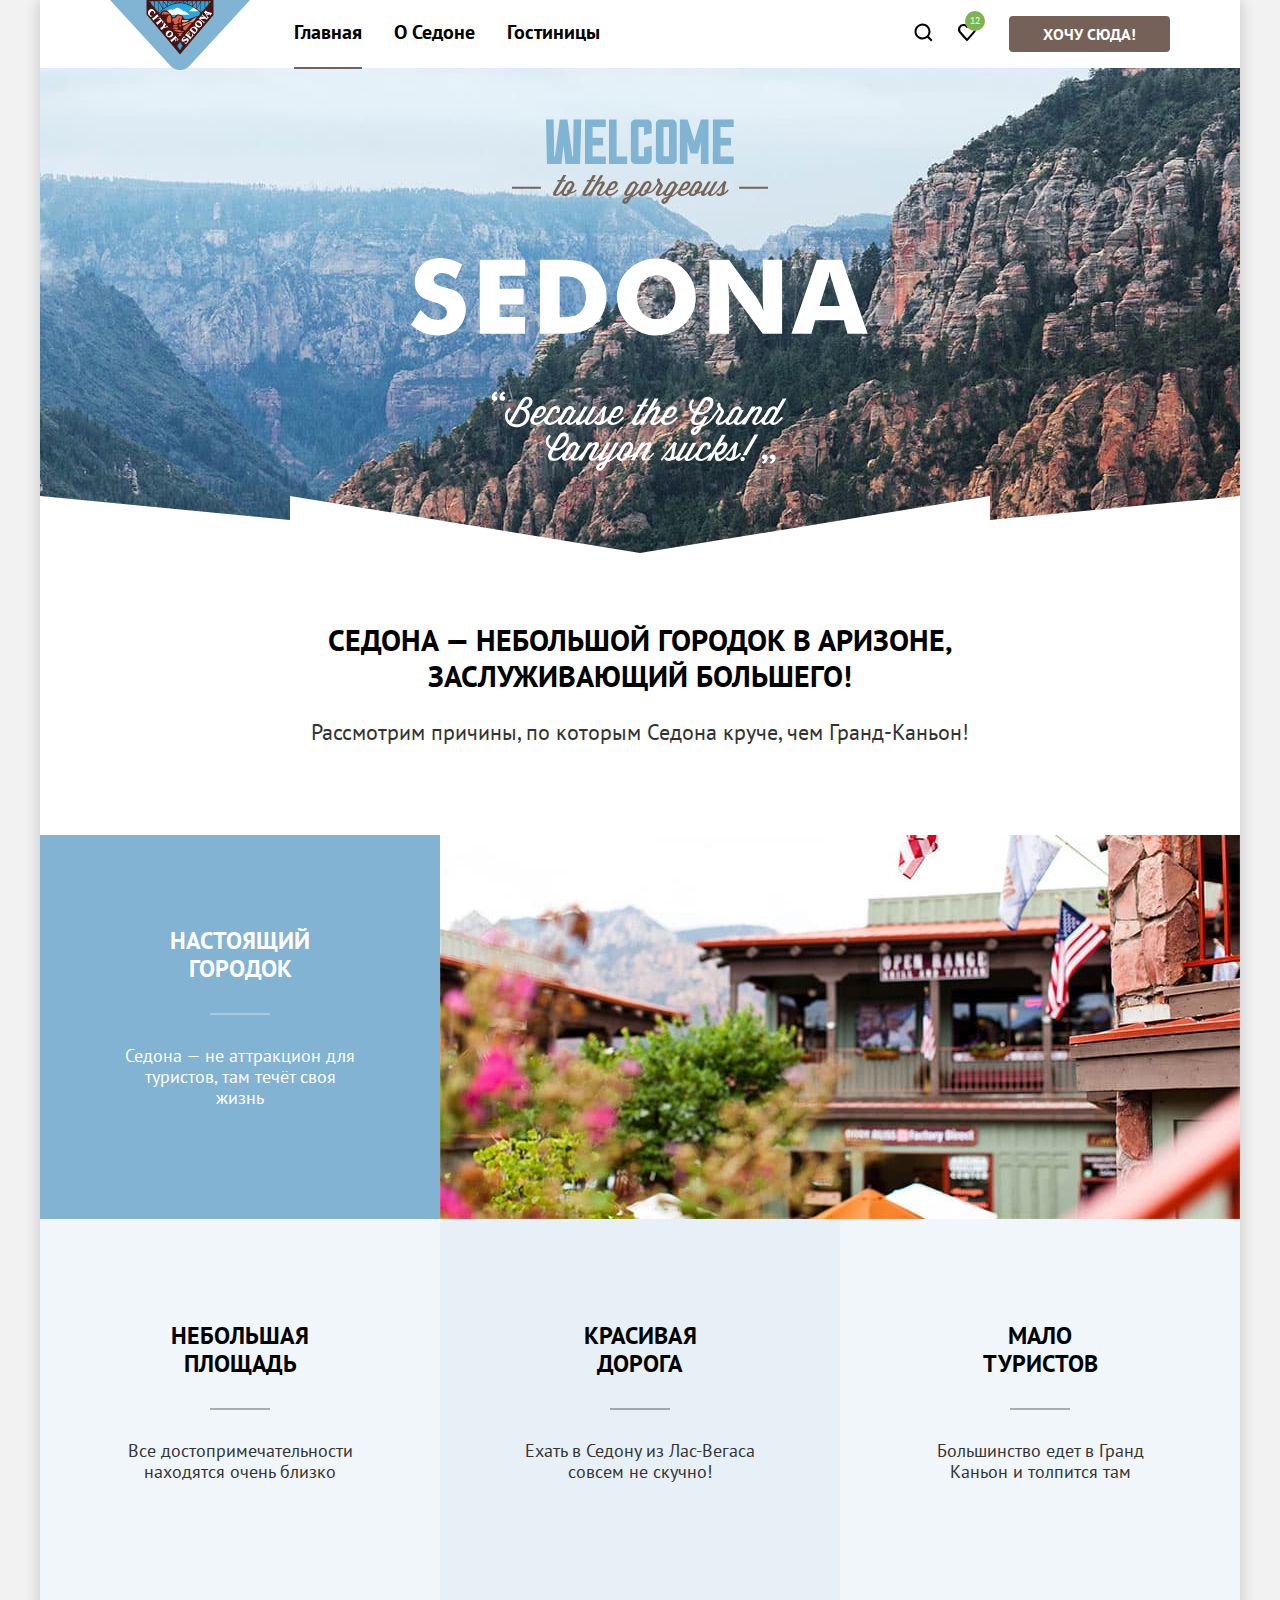
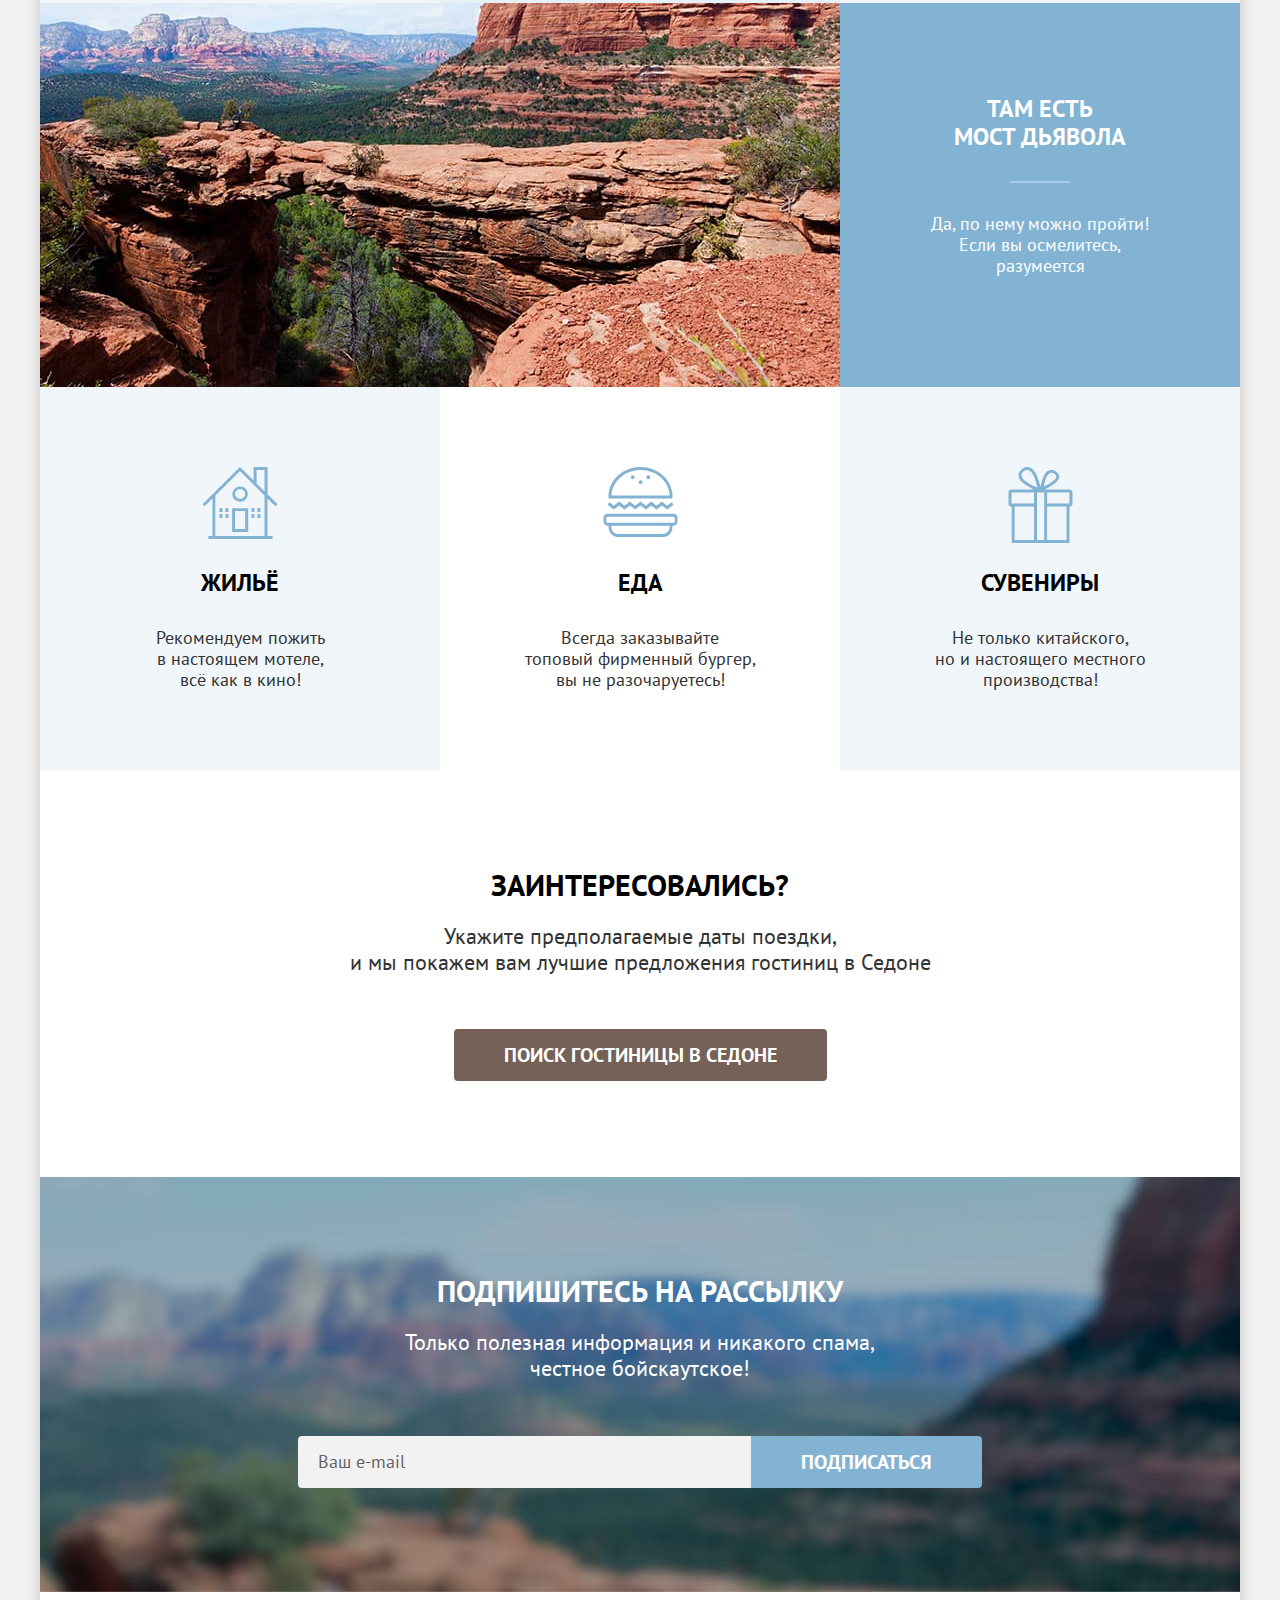
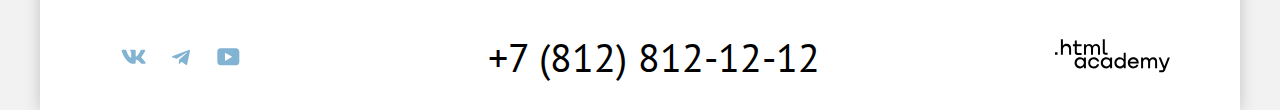
<file: index.html>
<!DOCTYPE html>
<html lang="ru">
  <head>
    <meta charset="utf-8">
    <title>HTML Academy: Седона</title>
    <link rel="stylesheet" href="styles/styles.css">
    <link rel="icon" type="image/png" sizes="32x32" href="images/favicon-32x32.png">
  </head>
  <body>
    <div class="body-container">
      <header class="page-header">
        <nav class="navigation">
          <a class="logo logo-main" href="index.html" aria-current="page">
            <img src="images/logo.svg" width="140" height="70" alt="логотип Седона">
          </a>
          <ul class="navigation-list">
            <li class="navigation-item active-page">
              <a class="navigation-link" href="index.html" aria-current="page">Главная</a>
            </li>
            <li class="navigation-item">
              <a class="navigation-link" href="#">О Седоне</a>
            </li>
            <li class="navigation-item">
              <a class="navigation-link" href="catalog.html">Гостиницы</a>
            </li>
          </ul>
          <ul class="navigation-user">
            <li class="navigation-user-item">
              <button type="button" class="button-search">
                <span class="visually-hidden">Кнопка поиска</span>
              </button>
            </li>
            <li class="navigation-user-item">
              <button type="button" class="button-like">
                <span class="visually-hidden">Поставить лайк</span>
                <span class="likes-number">12</span>
              </button>
            </li>
            <li class="navigation-user-item">
              <button type="button" class="button-wish"> Хочу сюда! </button>
            </li>
          </ul>
        </nav>
      </header>
      <main class="main">
        <header class="main-header">
          <h1 class="visually-hidden">Добро пожаловать </h1>
          <div class="main-header-images">
            <img src="images/welcome-text.svg" alt="Добро пожаловать" width="458" height="352" class="welcome-graphic">
          </div>
          <div class="introduction">
            <p class="slogan-text">Седона — небольшой городок в Аризоне,<br> заслуживающий большего!</p>
            <p class="introduction-text">Рассмотрим причины, по которым Седона круче, чем Гранд-Каньон!</p>
          </div>
        </header>
        <section class="advantages">
          <h2 class="visually-hidden"> Преимущества </h2>
          <ul class="advantages-list">
            <li class="full-width-advantage">
              <div class="advantage real-city">
                <h3 class="full-width-advantage-header">Настоящий <br> городок</h3>
                <p class="full-width-advantage-text">Седона — не аттракцион для <br> туристов, там течёт своя <br> жизнь</p>
              </div>
              <img class="sedona-photo" src="images/sedona-city.jpg" width="800" height="384" alt="Фото Седоны">
            </li>
            <li class="advantage small-area">
              <h3 class="advantage-header">Небольшая <br> площадь</h3>
              <p class="advantage-text">Все достопримечательности <br> находятся очень близко</p>
            </li>
            <li class="advantage beauty-road">
              <h3 class="advantage-header">Красивая <br> Дорога</h3>
              <p class="advantage-text">Ехать в Седону из Лас-Вегаса <br> совсем не скучно!</p>
            </li>
            <li class="advantage few-tourists">
              <h3 class="advantage-header">Мало <br> туристов</h3>
              <p class="advantage-text">Большинство едет в Гранд <br> Каньон и толпится там</p>
            </li>
            <li class="full-width-advantage">
              <img class="canyon-photo" src="images/devils-places.jpg" width="800" height="384" alt="Фото каньона">
              <div class="advantage devils-places">
                <h3 class="full-width-advantage-header">Там есть<br> мост дьявола</h3>
                <p class="full-width-advantage-text">Да, по нему можно пройти! <br> Если вы осмелитесь, <br> разумеется</p>
              </div>
            </li>
            <li class="advantage housing">
              <h3 class="advantage-header">Жильё</h3>
              <p class="advantage-text">Рекомендуем пожить <br> в настоящем мотеле, <br> всё как в кино!</p>
            </li>
            <li class="advantage food">
              <h3 class="advantage-header">Еда</h3>
              <p class="advantage-text">Всегда заказывайте <br> топовый фирменный бургер, <br> вы не разочаруетесь!</p>
            </li>
            <li class="advantage souvenirs">
              <h3 class="advantage-header">Сувениры</h3>
              <p class="advantage-text">Не только китайского, <br> но и настоящего местного <br> производства!</p>
            </li>
          </ul>
        </section>
      </main>
      <div class="offer">
        <h3 class="offer-header">Заинтересовались?</h3>
        <p class="offer-text">Укажите предполагаемые даты поездки,<br> и мы покажем вам лучшие предложения гостиниц в Седоне</p>
        <a class="offer-link" href="catalog.html"> Поиск гостиницы в Седоне</a>
      </div>
      <article class="mailing mailing-index">
        <h3 class="mailing-header white-text-mailing">Подпишитесь на рассылку</h3>
        <p class="mailing-text white-text-mailing">Только полезная информация и никакого спама,<br> честное бойскаутское!</p>
        <form action="#" method="post" class="mailing-form">
          <input type="email" name="email" id="email" placeholder="Ваш e-mail" class="email index-email" required>
          <label for="email">
            <span class="visually-hidden">Ваш email</span>
          </label>
          <button type="submit" class="button-subscribe">Подписаться</button>
        </form>
      </article>
      <footer class="page-footer">
        <h2 class="visually-hidden">Ссылки и контактактная информация </h2>
        <ul class= "social-networks">
          <li>
            <a  class="vk-link social-link" href="https://vk.com/htmlacademy">
              <span class="visually-hidden">Группа ВК </span>
              <svg aria-hidden="true" focusable="false" class="social-svg" width="25" height="15" viewBox="0 0 25 15" fill="none" xmlns="http://www.w3.org/2000/svg">
                <path fill-rule="evenodd" clip-rule="evenodd" d="M24.12 1.8c.16-.54 0-.94-.8-.94H20.7c-.67 0-.98.34-1.15.73 0 0-1.33 3.2-3.22 5.27-.61.6-.9.8-1.23.8-.16 0-.41-.2-.41-.75v-5.1c0-.66-.19-.95-.74-.95H9.82c-.42 0-.67.3-.67.59 0 .62.95.76 1.04 2.51v3.8c0 .83-.15.98-.48.98-.9 0-3.06-3.2-4.34-6.88-.25-.72-.5-1-1.18-1H1.57c-.75 0-.9.34-.9.73 0 .68.89 4.07 4.14 8.55 2.17 3.06 5.23 4.72 8 4.72 1.68 0 1.88-.37 1.88-1v-2.32c0-.74.16-.88.7-.88.38 0 1.05.19 2.6 1.66 1.79 1.75 2.08 2.54 3.08 2.54h2.63c.75 0 1.12-.37.9-1.1-.23-.72-1.08-1.77-2.2-3.02-.62-.71-1.54-1.48-1.82-1.86-.39-.5-.28-.71 0-1.15 0 0 3.2-4.42 3.54-5.93Z"/>
              </svg>
            </a>
          </li>
          <li>
            <a  class="tg-link social-link" href="https://t.me/htmlacademy">
              <span class="visually-hidden"> Чат в телеграмме </span>
              <svg aria-hidden="true" focusable="false" class="social-svg" width="18" height="16" viewBox="0 0 18 16" fill="none" xmlns="http://www.w3.org/2000/svg">
                <path d="M16.79.96.84 7.1c-1.09.44-1.08 1.05-.2 1.32l4.1 1.28 9.47-5.98c.44-.27.85-.13.52.17l-7.68 6.93-.28 4.22c.41 0 .6-.2.83-.41l1.99-1.94 4.13 3.06c.77.42 1.31.2 1.5-.71l2.72-12.8c.28-1.1-.43-1.61-1.16-1.28Z"/>
              </svg>
            </a>
          </li>
          <li>
            <a  class="youtube-link social-link" href="https://www.youtube.com/user/htmlacademyru">
              <span class="visually-hidden">Канал на youtube </span>
              <svg aria-hidden="true" focusable="false" class="social-svg" width="23" height="18" viewBox="0 0 23 18" fill="none" xmlns="http://www.w3.org/2000/svg">
                <path d="M18.94.36H3.51C1.65.36.33 1.95.33 3.76v10.09c0 1.91 1.32 3.5 3.18 3.5h15.65c1.64 0 3.17-1.59 3.17-3.4V3.76c-.22-1.8-1.53-3.4-3.39-3.4ZM7.99 12.89V4.82l7.34 4.04-7.34 4.03Z"/>
              </svg>
            </a>
          </li>
        </ul>
        <p class="contact-phone">
          <a class="phone-link" href="tel:+7(812)812-12-12">+7 (812) 812-12-12</a>
        </p>
        <div class="footer-logo-container">
          <a class="academy-link" href="https://htmlacademy.ru/">
            <svg role="img" aria-label="логотип HTML академии" class="footer-logo" width="115" height="34" viewBox="0 0 115 34" fill="none" xmlns="http://www.w3.org/2000/svg">
              <path d="M0 13.26v2.6h2.5v-2.6H0ZM11.6 4.86c-1.6 0-2.8.7-3.6 1.7h-.1V.36h-2v15.5h2v-5.3c0-2.1 1.3-3.6 3.3-3.6 1.8 0 2.9 1.4 2.9 3.2v5.7h2v-6.1c.1-3-1.8-4.9-4.5-4.9ZM26.6 5.16h-4.8v-3.7h-2v3.8h-1.9v2h1.9v6c0 1.7 1 2.7 2.7 2.7h4.1v-2h-3.7c-.7 0-1.1-.4-1.1-1.1v-5.7h4.8v-2ZM41.1 4.96c-1.6 0-2.9.8-3.5 2.1h-.1c-.6-1.2-1.8-2.1-3.4-2.1-1.4 0-2.5.8-3.1 1.8h-.1v-1.6H29v10.6h2v-5.4c0-2 1-3.5 2.6-3.5 1.5 0 2.4 1 2.4 2.6v6.3h2v-5.6c0-2.4 1.4-3.3 2.6-3.3 1.5 0 2.4 1 2.4 2.6v6.3h2v-6.5c.1-2.5-1.4-4.3-3.9-4.3ZM47.8 13.06c0 1.7 1 2.7 2.8 2.7h2v-2h-1.7c-.7 0-1.1-.4-1.1-1.1V.36h-2v12.7ZM28.9 20.06c-.9-1.1-2.2-1.8-3.9-1.8-3.1 0-5.4 2.3-5.4 5.6s2.3 5.6 5.4 5.6c1.8 0 3-.8 3.8-1.9h.1v1.6h2v-10.6h-2v1.5Zm-3.6 7.4c-2.2 0-3.6-1.6-3.6-3.6s1.4-3.6 3.6-3.6 3.6 1.6 3.6 3.6c0 1.9-1.4 3.6-3.6 3.6ZM44.2 22.36c-.5-2.4-2.6-4.1-5.4-4.1a5.4 5.4 0 0 0-5.6 5.6c0 3.1 2.2 5.6 5.6 5.6 2.8 0 4.9-1.8 5.4-4.2h-2.1a3.4 3.4 0 0 1-3.3 2.3c-2.2 0-3.6-1.6-3.6-3.6s1.4-3.6 3.6-3.6c1.6 0 2.8 1 3.3 2.2h2.1v-.2ZM55.1 20.06c-.9-1.1-2.2-1.8-3.9-1.8-3.1 0-5.4 2.3-5.4 5.6s2.3 5.6 5.4 5.6c1.8 0 3-.8 3.8-1.9h.1v1.6h2v-10.6h-2v1.5Zm-3.6 7.4c-2.2 0-3.6-1.6-3.6-3.6s1.4-3.6 3.6-3.6 3.6 1.6 3.6 3.6c0 1.9-1.5 3.6-3.6 3.6ZM68.7 20.16c-.9-1.1-2.2-1.9-3.9-1.9-3.1 0-5.4 2.3-5.4 5.6s2.2 5.6 5.4 5.6c1.7 0 3-.8 3.8-1.8h.1v1.5h2v-15.4h-2v6.4Zm-3.6 7.3c-2.2 0-3.6-1.6-3.6-3.6s1.4-3.6 3.6-3.6 3.6 1.6 3.6 3.6c-.1 2-1.5 3.6-3.6 3.6ZM78.3 18.26c-3.3 0-5.5 2.5-5.5 5.6 0 3 2.1 5.6 5.5 5.6 2.5 0 4.5-1.3 5.2-3.6h-2.1c-.5 1-1.6 1.6-3 1.6-1.9 0-3.3-1.3-3.4-2.9h8.8c.2-3.6-2-6.3-5.5-6.3Zm0 1.9c1.7 0 3 1 3.3 2.6h-6.5c.3-1.5 1.5-2.6 3.2-2.6ZM98.2 18.26c-1.6 0-2.9.8-3.6 2h-.1c-.6-1.2-1.8-2-3.4-2-1.4 0-2.5.7-3.1 1.8v-1.5h-1.9v10.6h2v-5.4c0-2 1-3.4 2.6-3.5 1.5 0 2.4 1 2.4 2.6v6.3h2v-5.6c0-2.4 1.4-3.3 2.6-3.3 1.5 0 2.4 1 2.4 2.6v6.3h2v-6.5c.1-2.6-1.4-4.4-3.9-4.4ZM109.4 27.36l-3.6-8.9h-2.2l4.8 11.6c-.3.9-.7 1.2-1.7 1.2h-2.5v2h2.5c1.8 0 2.8-.8 3.5-2.6l4.7-12.2h-2.1l-3.4 8.9Z"/>
            </svg>
          </a>
        </div>
      </footer>
    </div>
    <div class="modal-container modal-container-toggle">
      <div class="modal">
        <button type="button" class="modal-close-button">
          <span class="visually-hidden">Закрыть</span>
          <span class="close-button-background-image"></span>
        </button>
        <section class="modal-content">
          <h2 class="modal-title">Поиск гостиницы в Седоне</h2>
          <form class="booling-form" action="#" method="post">
            <p class="visit-dates">
              <label class="arrival-date-label visit-date-label" for="arrival-date">Дата заезда:</label>
              <input type="text" class="arrival-date visit-date" id="arrival-date" required value="27 апреля 2020" placeholder="Укажите дату">
              <span class="arrival-date-comment">Мы не можем отправить вас в прошлое.</span>
            </p>
            <p class="visit-dates">
              <label class="departure-date-label visit-date-label" for="departure-date">Дата выезда:</label>
              <input type="text" class="departure-date visit-date" id="departure-date" required value="1 сентября 2023" placeholder="Укажите дату">
              <span class="departure-date-comment">На эти даты есть свободные номера. Пока есть.</span>
            </p>
            <div class="information-about-visitors">
              <div class="adults-counting">
                <label for="number-of-adults" class="number-of-visitors-label ">Взрослые:</label>
                <button class="minus-button" type="button">
                  <span class="visually-hidden">кнопка уменьшить</span>
                  <span class="count-button-focus">
                    <span class="minus-symbol"></span>
                  </span>
                </button>
                <input type="number" class="number-of-adults number-of-visitors" id="number-of-adults" value="2" min="0">
                <button class="plus-button" type="button">
                  <span class="count-button-focus">
                    <span class="minus-symbol"></span>
                    <span class="minus-symbol"></span>
                  </span>
                  <span class="visually-hidden">кнопка добавить</span>
                </button>
              </div>
              <div class="childs-counting">
                <span class="number-of-childs-label number-of-childs-label-icon">
                  <label for="number-of-childs" class="number-of-visitors-label number-of-childs-label">Дети:</label>
                  <span class="tooltip">
                    <button class="tooltip-toggle" type="button">
                      <span class="visually-hidden">Подсказка</span>
                    </button>
                    <span class="tooltip-text">Укажите количество детей, которые будут с вами, возраст которых от 6 до 18 лет. Дети до 6 лет размещаются бесплатно.</span>
                  </span>
                </span>
                <button class="minus-button" type="button">
                  <span class="visually-hidden">кнопка уменьшить</span>
                  <span class="count-button-focus">
                    <span class="minus-symbol"></span>
                  </span>
                </button>
                <input type="number" class="number-of-childs number-of-visitors" id="number-of-childs" value="2" min="0">
                <button class="plus-button" type="button">
                  <span class="count-button-focus">
                    <span class="minus-symbol"></span>
                    <span class="minus-symbol"></span>
                  </span>
                    <span class="visually-hidden">кнопка добавить</span>
                </button>
              </div>
            </div>
            <button type="submit" class="modal-submit-button">Найти</button>
          </form>
        </section>
      </div>
    </div>
  </body>
</html>
</file>
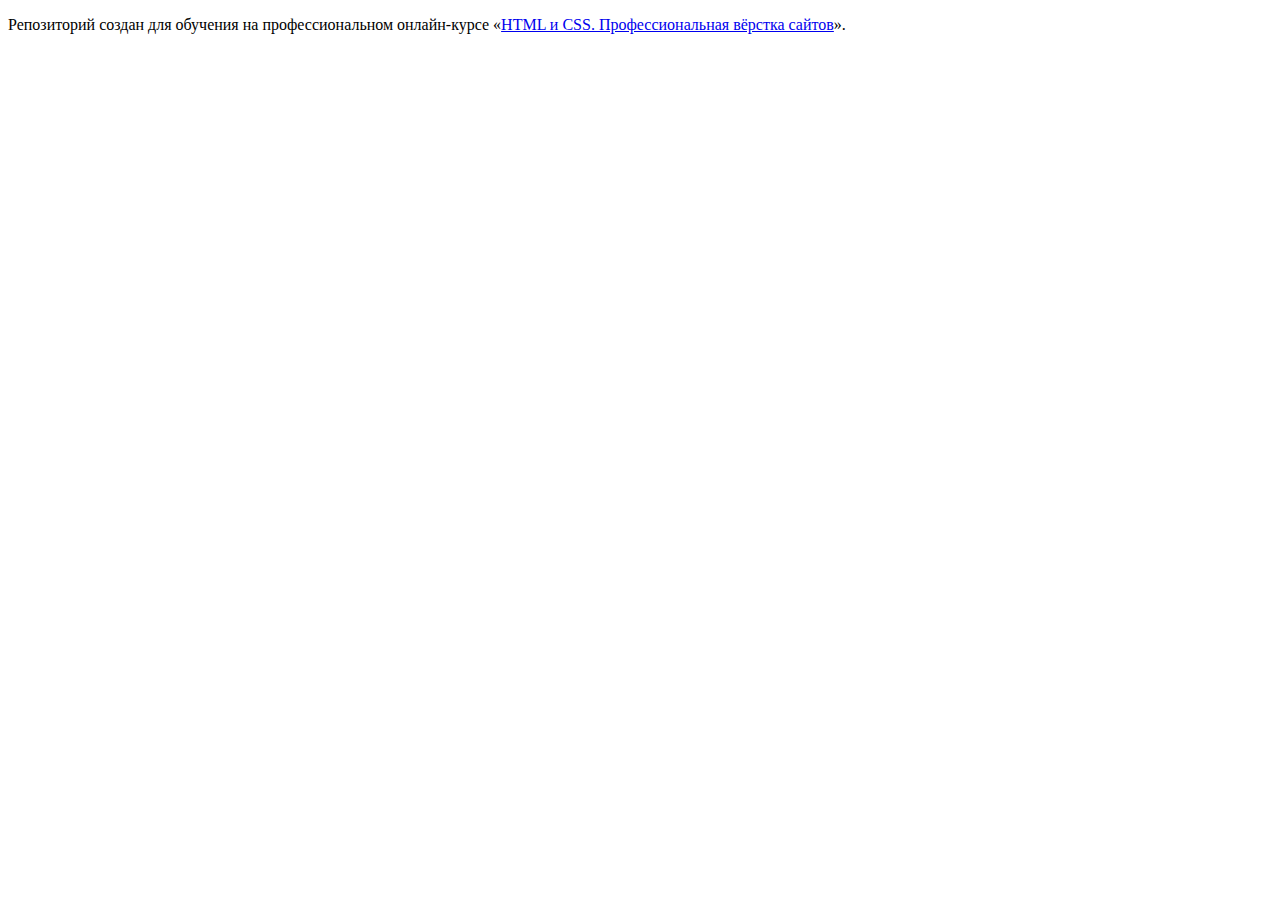
<file: 1/index.html>
<!DOCTYPE html>
<html lang="ru">
  <head>
    <meta charset="utf-8">
    <title>HTML Academy: Седона</title>
    <base href="https://htmlacademy-htmlcss.github.io/2201035-sedona-35/1/">
</head>
  <body>

    <p>Репозиторий создан для обучения на профессиональном онлайн‑курсе «<a href="https://htmlacademy.ru/intensive/htmlcss">HTML и CSS. Профессиональная вёрстка сайтов</a>».</p>

  </body>
</html>
</file>
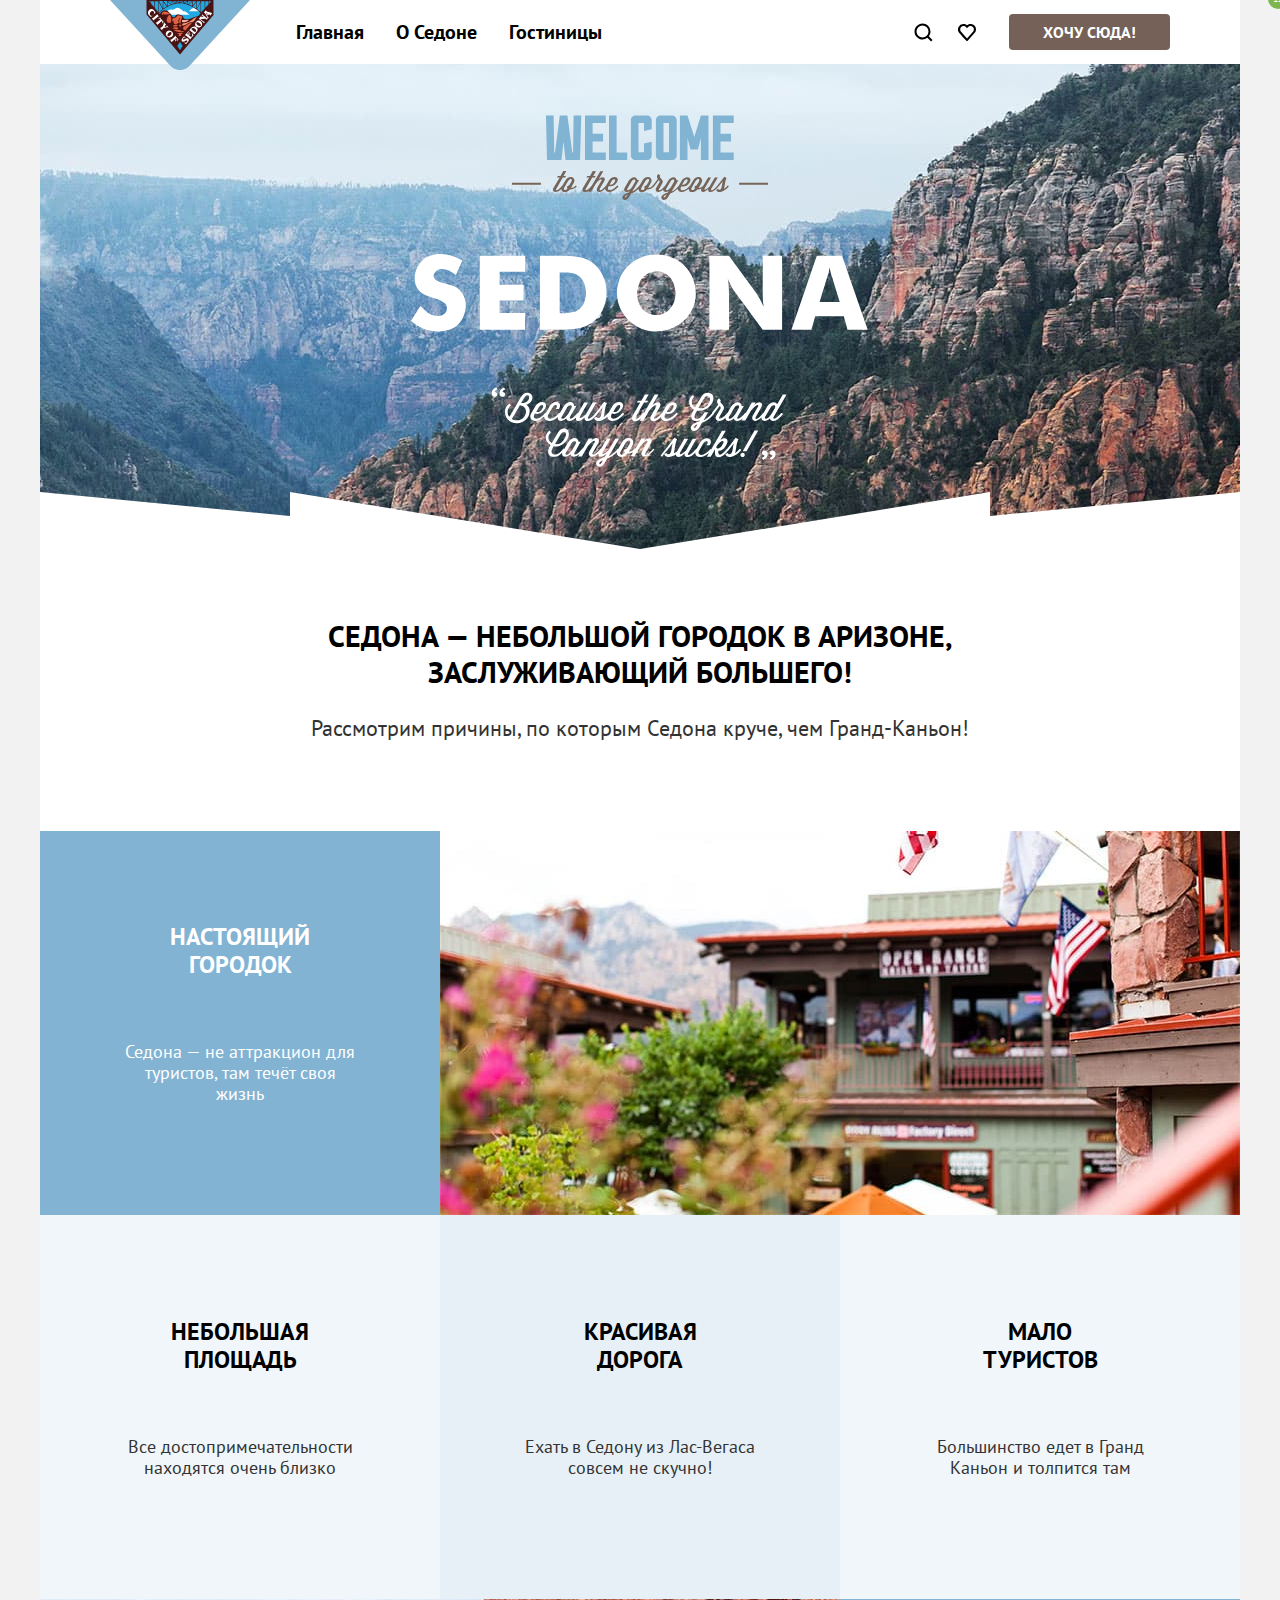
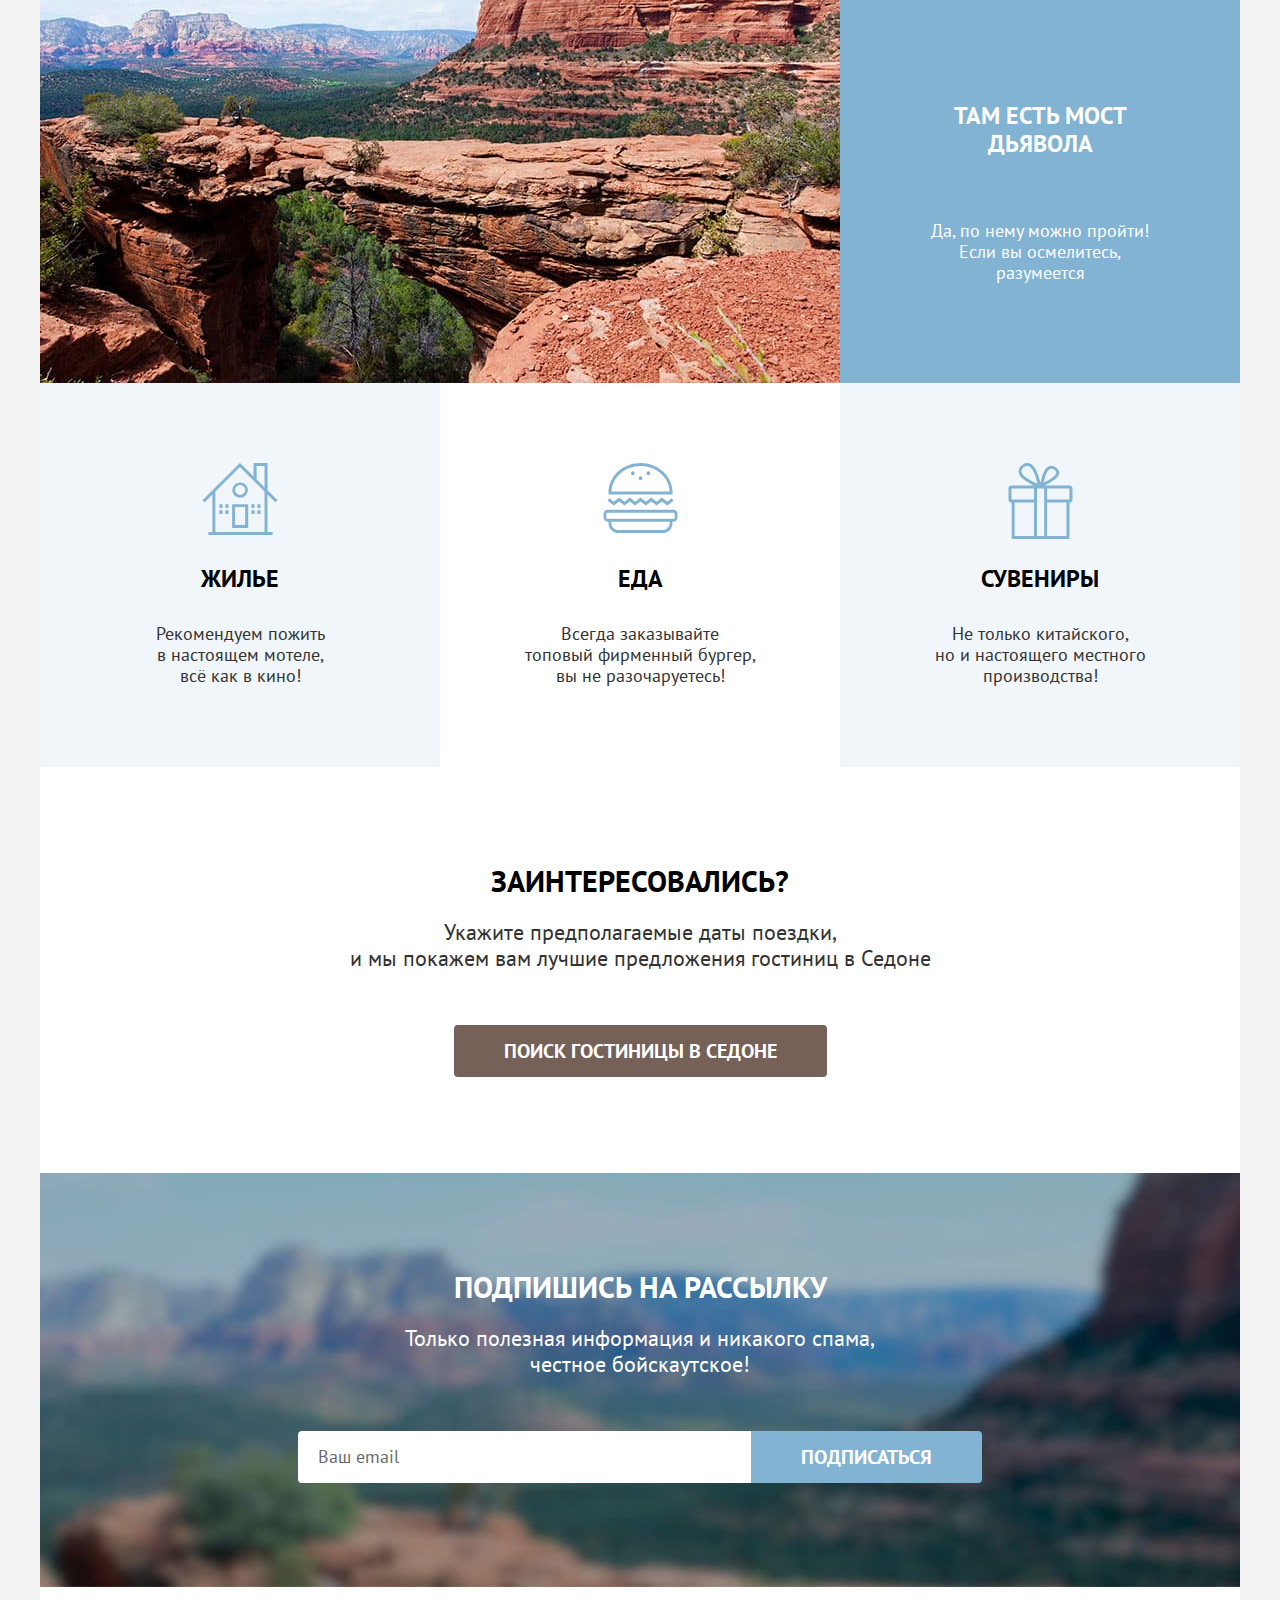
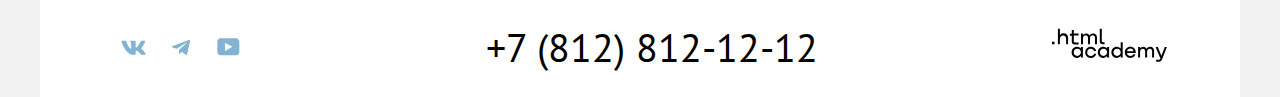
<file: 9/index.html>
<!DOCTYPE html>
<html lang="ru">
  <head>
    <meta charset="utf-8">
    <title>HTML Academy: Седона</title>
    <link rel="stylesheet" href="styles/styles.css">
    <base href="https://htmlacademy-htmlcss.github.io/2201035-sedona-35/9/">
</head>
  <body>
    <div class="body-container">
      <header class="page-header">
        <nav class="navigation">
          <img src="images/logo.svg" width="140" height="70" alt="логотип Седона" class="logo logo-main">
          <ul class="navigation-list">
            <li class="navigation-item">
              <a class="navigation-link" href="#">Главная</a>
            </li>
            <li class="navigation-item">
              <a class="navigation-link" href="#">О Седоне</a>
            </li>
            <li class="navigation-item">
              <a class="navigation-link" href="catalog.html">Гостиницы</a>
            </li>
          </ul>
          <ul class="navigation-user">
            <li class="navigation-user-item">
              <button type="button" class="button-search"><span class="visually-hidden">Кнопка поиска</span>
              </button>
            </li>
            <li class="navigation-user-item">
              <button type="button" class="button-like"><span class="visually-hidden">Поставить лайк</span><span class="likes-number">12</span></button>
            </li>
            <li class="navigation-user-item">
              <button type="button" class="button-wish"> ХОЧУ СЮДА! </button>
            </li>
           </ul>
        </nav>
      </header>
      <div class="page-content">
        <main>
          <header class="main-header">
            <h1 class="visually-hidden">Добро пожаловать </h1>
            <div class="main-header-images">
              <img src="images/welcome-text.svg" alt="Добро пожаловать" width="458" height="352" class="welcome-graphic">
            </div>
            <div class="introduction">
              <p class="slogan-text">Седона — небольшой городок в Аризоне,<br> заслуживающий большего!</p>
              <p class="introduction-text">Рассмотрим причины, по которым Седона круче, чем Гранд-Каньон!</p>
            </div>
          </header>
          <section class="advantages">
            <h2 class="visually-hidden"> Преимущества </h2>
            <ul class="advantages-list">
              <li class="full-width-advantage">
                <div class="advantage real-city">
                  <h3 class="full-width-advantage-header">Настоящий <br> городок</h3>
                  <p class="full-width-advantage-text">Седона — не аттракцион для <br> туристов, там течёт своя <br> жизнь</p>
                </div>
                <img class="sedona-photo" src="images/Sedona-real-city.jpg" width="800" height="384" alt="Фото Седоны">
              </li>
              <li class="advantage small-area">
                <h3 class="advantage-header">Небольшая <br> площадь</h3>
                <p class="advantage-text">Все достопримечательности <br> находятся очень близко</p>
              </li>
              <li class="advantage beauty-road">
                <h3 class="advantage-header">Красивая <br> Дорога</h3>
                <p class="advantage-text">Ехать в Седону из Лас-Вегаса <br> совсем не скучно!</p>
              </li>
              <li class="advantage few-tourists">
                <h3 class="advantage-header">Мало <br> туристов</h3>
                <p class="advantage-text">Большинство едет в Гранд <br> Каньон и толпится там</p>
              </li>
              <li class="full-width-advantage">
                <img class="canyon-photo" src="images/Devil's places.jpg" width="800" height="384" alt="Фото каньона">
                <div class="advantage devils-places">
                  <h3 class="full-width-advantage-header">Там есть мост дьявола</h3>
                  <p class="full-width-advantage-text">Да, по нему можно пройти! <br> Если вы осмелитесь, <br> разумеется</p>
                </div>
              </li>
              <li class="advantage housing">
                <h3 class="advantage-header">Жилье</h3>
                <p class="advantage-text">Рекомендуем пожить <br> в настоящем мотеле, <br> всё как в кино!</p>
              </li>
              <li class="advantage food">
                <h3 class="advantage-header">Еда</h3>
                <p class="advantage-text">Всегда заказывайте <br> топовый фирменный бургер, <br> вы не разочаруетесь!</p>
              </li>
              <li class="advantage souvenirs">
                <h3 class="advantage-header">Сувениры</h3>
                <p class="advantage-text">Не только китайского, <br> но и настоящего местного <br> производства!</p>
              </li>
            </ul>
          </section>
        </main>
        <div class="offer">
          <h3 class="offer-header">Заинтересовались?</h3>
          <p class="offer-text">Укажите предполагаемые даты поездки,<br> и мы покажем вам лучшие предложения гостиниц в Седоне</p>
          <a class="offer-link" href="catalog.html"> Поиск гостиницы в Седоне</a>
        </div>
        <article class="mailing mailing-index">
          <h3 class="mailing-header white-text-mailing">Подпишись на рассылку</h3>
          <p class="mailing-text white-text-mailing">Только полезная информация и никакого спама,<br> честное бойскаутское!</p>
          <form action="#" method="post" class="mailing-form">
            <input type="email" name="email" id="email" placeholder="Ваш email" class="email index-email" required>
            <label for="email"><span class="visually-hidden">Ваш email</span></label>
            <button type="submit" class="button-subscribe">Подписаться</button>
          </form>
        </article>
      </div>
      <footer>
        <h2 class="visually-hidden">Ссылки и контактактная информация </h2>
        <ul class= "social-networks">
          <li><a  class="vk-link social-link" href="https://vk.com/htmlacademy"><span class="visually-hidden">Группа ВК </span> <svg aria-hidden="true" focusable="false" class="social-svg" width="25" height="15" viewBox="0 0 25 15" fill="none" xmlns="http://www.w3.org/2000/svg">
            <path fill-rule="evenodd" clip-rule="evenodd" d="M24.1164 1.80445C24.2824 1.25845 24.1164 0.856445 23.3214 0.856445H20.6964C20.0284 0.856445 19.7204 1.20345 19.5534 1.58645C19.5534 1.58645 18.2184 4.78245 16.3274 6.85845C15.7154 7.46045 15.4374 7.65145 15.1034 7.65145C14.9364 7.65145 14.6854 7.46045 14.6854 6.91345V1.80445C14.6854 1.14845 14.5014 0.856445 13.9454 0.856445H9.81738C9.40038 0.856445 9.14938 1.16045 9.14938 1.44945C9.14938 2.07045 10.0954 2.21445 10.1924 3.96245V7.76045C10.1924 8.59345 10.0394 8.74444 9.70538 8.74444C8.81538 8.74444 6.65038 5.53345 5.36538 1.85945C5.11638 1.14445 4.86438 0.856445 4.19338 0.856445H1.56638C0.816382 0.856445 0.666382 1.20345 0.666382 1.58645C0.666382 2.26845 1.55638 5.65645 4.81138 10.1374C6.98138 13.1974 10.0364 14.8564 12.8194 14.8564C14.4884 14.8564 14.6944 14.4884 14.6944 13.8534V11.5404C14.6944 10.8034 14.8524 10.6564 15.3814 10.6564C15.7714 10.6564 16.4384 10.8484 17.9964 12.3234C19.7764 14.0724 20.0694 14.8564 21.0714 14.8564H23.6964C24.4464 14.8564 24.8224 14.4884 24.6064 13.7604C24.3684 13.0364 23.5184 11.9854 22.3914 10.7384C21.7794 10.0284 20.8614 9.26345 20.5824 8.88045C20.1934 8.38945 20.3044 8.17044 20.5824 7.73345C20.5824 7.73345 23.7824 3.30745 24.1154 1.80445H24.1164Z"/>
            </svg>
             </a></li>
          <li><a  class="tg-link social-link" href="https://t.me/htmlacademy"> <span class="visually-hidden"> Чат в телеграмме </span> <svg aria-hidden="true" focusable="false" class="social-svg" width="18" height="16" viewBox="0 0 18 16" fill="none" xmlns="http://www.w3.org/2000/svg">
            <path d="M16.785 0.955705L0.840489 7.1042C-0.247661 7.54126 -0.241365 8.14828 0.640845 8.41897L4.73445 9.69597L14.2058 3.72014C14.6537 3.44766 15.0629 3.59424 14.7265 3.89281L7.05283 10.8183H7.05103L7.05283 10.8192L6.77045 15.0387C7.18413 15.0387 7.36669 14.8489 7.59871 14.625L9.58705 12.6915L13.7229 15.7464C14.4855 16.1664 15.0332 15.9506 15.2229 15.0405L17.9379 2.2453C18.2158 1.13107 17.5126 0.626562 16.785 0.955705Z"/>
            </svg>
            </a></li>
          <li><a  class="youtube-link social-link" href="https://www.youtube.com/user/htmlacademyru"><span class="visually-hidden">Канал на youtube </span> <svg aria-hidden="true" focusable="false" class="social-svg" width="23" height="18" viewBox="0 0 23 18" fill="none" xmlns="http://www.w3.org/2000/svg">
            <path d="M18.9402 0.356445H3.50738C1.64668 0.356445 0.333252 1.9502 0.333252 3.75645V13.8502C0.333252 15.7627 1.64668 17.3564 3.50738 17.3564H19.1591C20.8009 17.3564 22.3333 15.7627 22.3333 13.9564V3.75645C22.1143 1.9502 20.8009 0.356445 18.9402 0.356445ZM7.99494 12.8939V4.81894L15.3283 8.85645L7.99494 12.8939Z"/>
            </svg>
            </a></li>
        </ul>
        <p class="contact-phone"><a class="phone-link" href="tel:+7(812)812-12-12">+7 (812) 812-12-12</a></p>
        <a class="academy-link" href="https://htmlacademy.ru/"><svg role="img" aria-hidden="true" focusable="false" class="footer-logo" width="115" height="34" viewBox="0 0 115 34" fill="none" xmlns="http://www.w3.org/2000/svg">
          <path d="M0 13.7232V16.3232H2.5V13.7232H0Z"/>
          <path d="M11.6 5.32324C10 5.32324 8.8 6.02324 8 7.02324H7.9V0.823242H5.9V16.3232H7.9V11.0232C7.9 8.92324 9.2 7.42324 11.2 7.42324C13 7.42324 14.1 8.82324 14.1 10.6232V16.3232H16.1V10.2232C16.2 7.22324 14.3 5.32324 11.6 5.32324Z" />
          <path d="M26.6 5.62324H21.8V1.92324H19.8V5.72324H17.9V7.72324H19.8V13.7232C19.8 15.4232 20.8 16.4232 22.5 16.4232H26.6V14.4232H22.9C22.2 14.4232 21.8 14.0232 21.8 13.3232V7.62324H26.6V5.62324Z" />
          <path d="M41.1 5.42324C39.5 5.42324 38.2 6.22324 37.6 7.52324H37.5C36.9 6.32324 35.7 5.42324 34.1 5.42324C32.7 5.42324 31.6 6.22324 31 7.22324H30.9V5.62324H29V16.2232H31V10.8232C31 8.82324 32 7.32324 33.6 7.32324C35.1 7.32324 36 8.32324 36 9.92324V16.2232H38V10.6232C38 8.22324 39.4 7.32324 40.6 7.32324C42.1 7.32324 43 8.32324 43 9.92324V16.2232H45V9.72324C45.1 7.22324 43.6 5.42324 41.1 5.42324Z" />
          <path d="M47.8 13.5232C47.8 15.2232 48.8 16.2232 50.6 16.2232H52.6V14.2232H50.9C50.2 14.2232 49.8 13.8232 49.8 13.1232V0.823242H47.8V13.5232Z" />
          <path d="M28.9 20.5232C28 19.4232 26.7 18.7232 25 18.7232C21.9 18.7232 19.6 21.0232 19.6 24.3232C19.6 27.6232 21.9 29.9232 25 29.9232C26.8 29.9232 28 29.1232 28.8 28.0232H28.9V29.6232H30.9V19.0232H28.9V20.5232ZM25.3 27.9232C23.1 27.9232 21.7 26.3232 21.7 24.3232C21.7 22.3232 23.1 20.7232 25.3 20.7232C27.5 20.7232 28.9 22.3232 28.9 24.3232C28.9 26.2232 27.5 27.9232 25.3 27.9232Z" />
          <path d="M44.2 22.8232C43.7 20.4232 41.6 18.7232 38.8 18.7232C35.4 18.7232 33.2 21.2232 33.2 24.3232C33.2 27.4232 35.4 29.9232 38.8 29.9232C41.6 29.9232 43.7 28.1232 44.2 25.7232H42.1C41.7 27.0232 40.4 28.0232 38.8 28.0232C36.6 28.0232 35.2 26.4232 35.2 24.4232C35.2 22.4232 36.6 20.8232 38.8 20.8232C40.4 20.8232 41.6 21.8232 42.1 23.0232H44.2V22.8232Z" />
          <path d="M55.1 20.5232C54.2 19.4232 52.9 18.7232 51.2 18.7232C48.1 18.7232 45.8 21.0232 45.8 24.3232C45.8 27.6232 48.1 29.9232 51.2 29.9232C53 29.9232 54.2 29.1232 55 28.0232H55.1V29.6232H57.1V19.0232H55.1V20.5232ZM51.5 27.9232C49.3 27.9232 47.9 26.3232 47.9 24.3232C47.9 22.3232 49.3 20.7232 51.5 20.7232C53.7 20.7232 55.1 22.3232 55.1 24.3232C55.1 26.2232 53.6 27.9232 51.5 27.9232Z" />
          <path d="M68.7 20.6232C67.8 19.5232 66.5 18.7232 64.8 18.7232C61.7 18.7232 59.4 21.0232 59.4 24.3232C59.4 27.6232 61.6 29.9232 64.8 29.9232C66.5 29.9232 67.8 29.1232 68.6 28.1232H68.7V29.6232H70.7V14.2232H68.7V20.6232ZM65.1 27.9232C62.9 27.9232 61.5 26.3232 61.5 24.3232C61.5 22.3232 62.9 20.7232 65.1 20.7232C67.3 20.7232 68.7 22.3232 68.7 24.3232C68.6 26.3232 67.2 27.9232 65.1 27.9232Z" />
          <path d="M78.3 18.7232C75 18.7232 72.8 21.2232 72.8 24.3232C72.8 27.3232 74.9 29.9232 78.3 29.9232C80.8 29.9232 82.8 28.6232 83.5 26.3232H81.4C80.9 27.3232 79.8 27.9232 78.4 27.9232C76.5 27.9232 75.1 26.6232 75 25.0232H83.8C84 21.4232 81.8 18.7232 78.3 18.7232ZM78.3 20.6232C80 20.6232 81.3 21.6232 81.6 23.2232H75.1C75.4 21.7232 76.6 20.6232 78.3 20.6232Z" />
          <path d="M98.2 18.7232C96.6 18.7232 95.3 19.5232 94.6 20.7232H94.5C93.9 19.5232 92.7 18.7232 91.1 18.7232C89.7 18.7232 88.6 19.4232 88 20.5232V19.0232H86.1V29.6232H88.1V24.2232C88.1 22.2232 89.1 20.8232 90.7 20.7232C92.2 20.7232 93.1 21.7232 93.1 23.3232V29.6232H95.1V24.0232C95.1 21.6232 96.5 20.7232 97.7 20.7232C99.2 20.7232 100.1 21.7232 100.1 23.3232V29.6232H102.1V23.1232C102.2 20.5232 100.7 18.7232 98.2 18.7232Z" />
          <path d="M109.4 27.8232L105.8 18.9232H103.6L108.4 30.5232C108.1 31.4232 107.7 31.7232 106.7 31.7232H104.2V33.7232H106.7C108.5 33.7232 109.5 32.9232 110.2 31.1232L114.9 18.9232H112.8L109.4 27.8232Z" />
          </svg>
          </a>
      </footer>
    </div>
  </body>
</html>
</file>
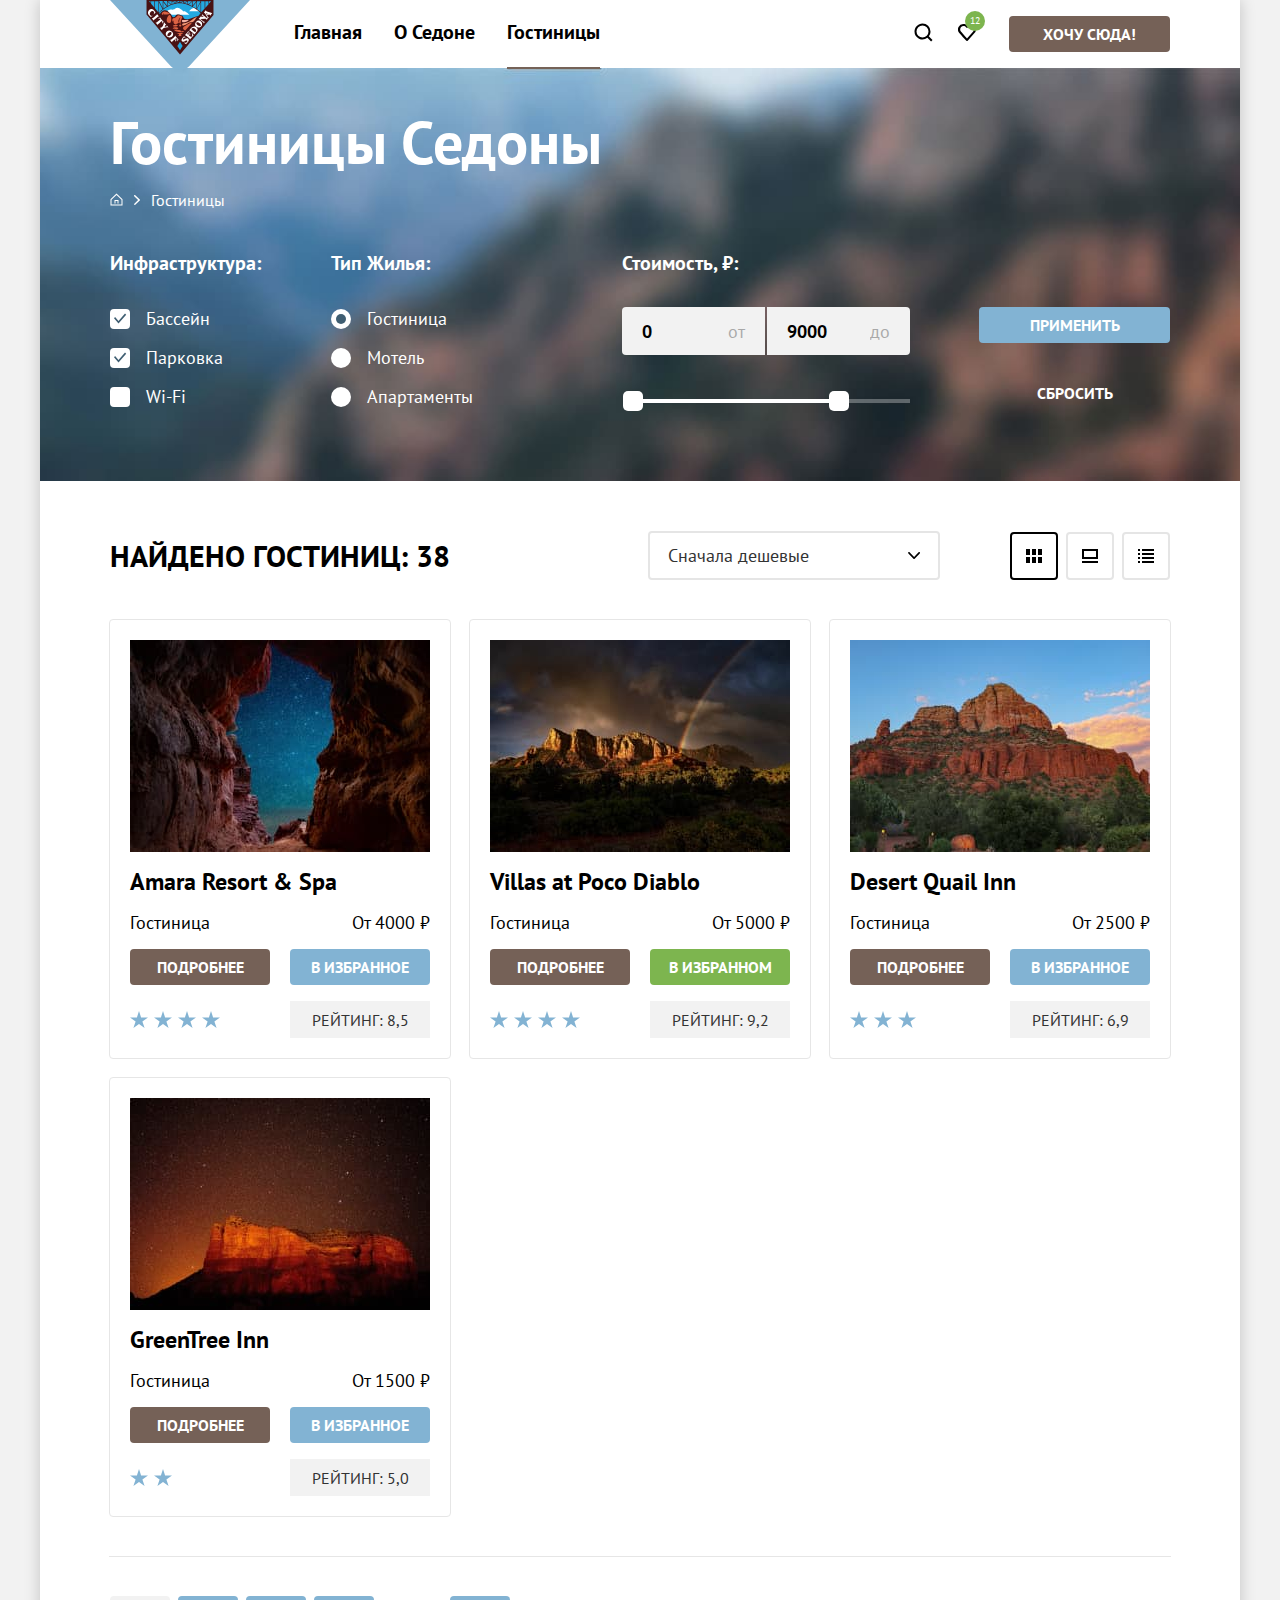
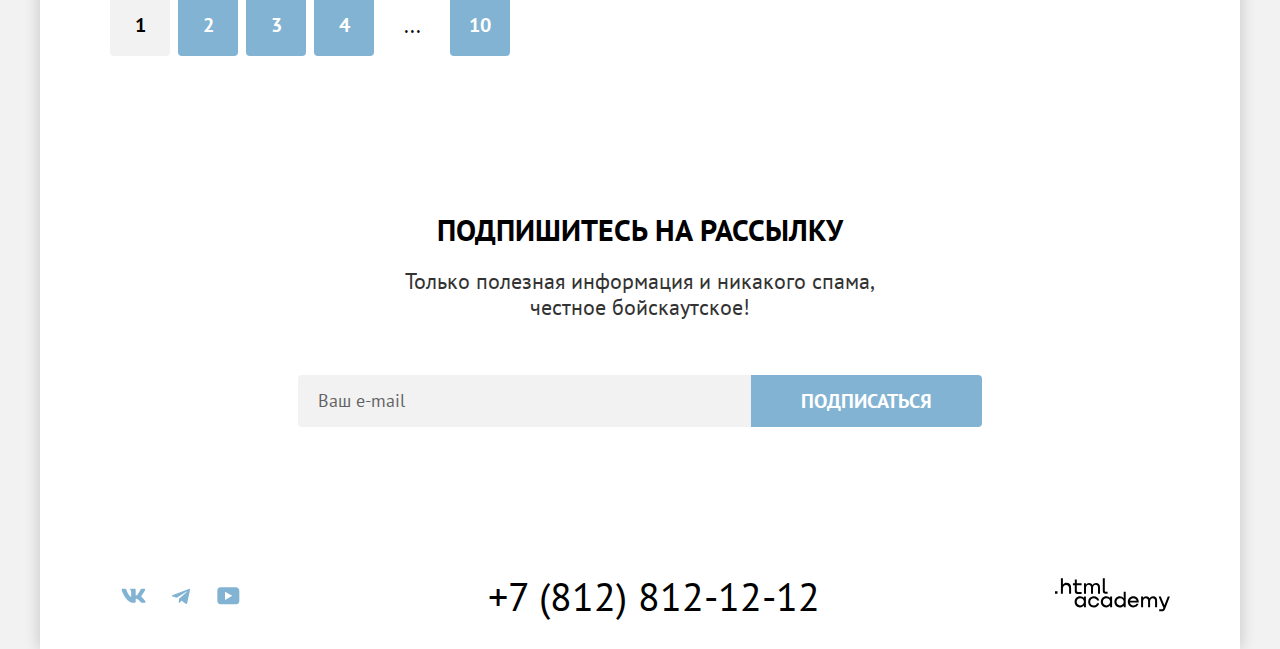
<file: catalog.html>
<!DOCTYPE html>
<html lang="ru">
  <head>
    <meta charset="utf-8">
    <title>HTML Academy: Седона</title>
    <link rel="stylesheet" href="styles/styles.css">
    <link rel="icon" type="image/png" sizes="32x32" href="images/favicon-32x32.png">
  </head>
  <body>
    <div class="body-container">
      <header class="page-header">
        <nav class="navigation">
          <a class="logo logo-main" href="index.html" aria-current="page">
            <img src="images/logo.svg" width="140" height="70" alt="логотип Седона">
          </a>
          <ul class="navigation-list">
            <li class="navigation-item">
              <a class="navigation-link" href="index.html">Главная</a>
            </li>
            <li class="navigation-item">
              <a class="navigation-link" href="#">О Седоне</a>
            </li>
            <li class="navigation-item active-page">
              <a class="navigation-link" href="catalog.html" aria-current="page">Гостиницы</a>
            </li>
          </ul>
          <ul class="navigation-user">
            <li class="navigation-user-item">
              <button type="button" class="button-search">
                <span class="visually-hidden">Кнопка поиска</span>
              </button>
            </li>
            <li class="navigation-user-item">
              <button type="button" class="button-like">
                <span class="visually-hidden">Поставить лайк</span>
                <span class="likes-number">12</span>
              </button>
            </li>
            <li class="navigation-user-item">
              <button type="button" class="button-wish"> Хочу сюда! </button>
            </li>
          </ul>
        </nav>
      </header>
      <main class="main">
        <section class="search-menu">
          <h1 class="search-menu-header">Гостиницы Седоны</h1>
          <ol class="to-main">
            <li>
              <a href="index.html" class="home-link">
              <span class="visually-hidden">Ссылка на главную</span>
            </a>
          </li>
            <li>
              <a class="catalog-link" href="catalog.html">Гостиницы</a>
            </li>
          </ol>
          <form action="#" class="search-options" method="post">
            <fieldset class="infrostructure-options fieldset">
              <legend class="fieldset-header"> Инфраструктура:</legend>
              <ul class="infrostructure-options-list">
                <li class="infrostucture-option">
                  <input type="checkbox" name="pool" id="pool" class="infrostructure-checkbox visually-hidden" checked>
                  <label class="checkbox" for="pool">
                    <span class="checkbox-mark-field"></span> Бассейн
                  </label>
                </li>
                <li class="infrostucture-option">
                  <input type="checkbox" name="parking" id="parking" class="infrostructure-checkbox visually-hidden" checked>
                  <label class="checkbox" for="parking">
                    <span class="checkbox-mark-field"></span> Парковка
                  </label>
                </li>
                <li class="infrostucture-option">
                  <input type="checkbox" name="wi-fi" class="infrostructure-checkbox visually-hidden" id="wi-fi">
                  <label class="checkbox" for="wi-fi">
                    <span class="checkbox-mark-field"></span>Wi-Fi
                  </label>
                </li>
              </ul>
            </fieldset>
            <fieldset class="type-of-housing fieldset">
              <legend class="fieldset-header">Тип жилья:</legend>
              <ul class="housing-options">
                <li class="housing-option">
                  <input type="radio" name="options-of-housing" id="hotel" value="hotel" class="housing-radio visually-hidden" checked>
                  <label class="radio" for="hotel">
                    <span class="radio-mark-field"></span>Гостиница
                  </label>
                </li>
                <li class="housing-option">
                  <input type="radio" name="options-of-housing" id="motel" class="housing-radio visually-hidden" value="motel">
                  <label class="radio" for="motel">
                    <span class="radio-mark-field"></span>Мотель
                  </label>
                </li>
                <li class="housing-option">
                  <input type="radio" name="options-of-housing" id="apartments" class="housing-radio visually-hidden" value="apartments">
                  <label class="radio" for="apartments">
                    <span class="radio-mark-field"></span>Апартаменты
                  </label>
                </li>
              </ul>
            </fieldset>
            <fieldset class="cost fieldset">
              <legend class="fieldset-header">Стоимость, ₽:</legend>
              <div class="cost-fields">
                <label class="min-price-field-label">
                  <input type="number" name="min-price-field" class="min-price-field" id="min-price-field" placeholder="0" value="0" min="0">
                  <span class="min-price-field-conditions"></span>
                  <span class="span-from">от</span>
                </label>
                <label class="max-price-field-label">
                  <input type="number" name="max-price-field" class="max-price-field" id="max-price-field" placeholder="0" value="9000" min="0">
                  <span class="max-price-field-conditions"></span>
                  <span class="span-to">до</span>
                </label>
              </div>
              <div class="range-scale">
                <div class="scale">
                  <div class="active-scale"></div>
                  <button type="button" class="slider slider-left">
                    <span class="visually-hidden">Левый ползунок</span>
                  </button>
                  <button type="button" class="slider slider-right">
                    <span class="visually-hidden">Правый ползунок</span>
                  </button>
                </div>
              </div>
            </fieldset>
            <div class="buttons">
              <button class="apply-button" type="submit">Применить</button> <br>
              <button class="reset-button" type="reset">Сбросить</button>
            </div>
          </form>
        </section>
        <section class="search-results">
          <div class="search-results-header">
            <h2 class="number-of-variants">Найдено гостиниц: 38</h2>
            <select class="select" name="filters" id="filters">
              <option class="select-option" value="cheap-first">Сначала дешевые</option>
              <option class="select-option" value="expensive-first">Сначала дорогие</option>
            </select>
            <div class="display-options">
              <button type="button" class="display-button-1">
                <span class="visually-hidden">Первый вариант отображения</span>
              </button>
              <button type="button" class="display-button-2">
                <span class="visually-hidden">Второй вариант отображения</span>
              </button>
              <button type="button" class="display-button-3">
                <span class="visually-hidden">Третий вариант отображения</span>
              </button>
            </div>
          </div>
          <div class="search-results-container">
            <div class="hotel">
              <img src="images/amara-resort.jpg" class="hotel-photo" width="300" height="212" alt="Пейзаж рядом с amara resort">
              <h3 class="hotel-name">Amara Resort & Spa</h3>
              <p class="hotel-text">Гостиница</p>
              <p class="price">От 4000 ₽</p>
              <a class="more-info" href="#">Подробнее</a>
              <button type="button" name="to-favorite" class="to-favorite">В избранное</button>
              <div class="star-rating four-stars"></div>
              <p class="number-rating"> Рейтинг: 8,5</p>
            </div>
            <div class="hotel">
              <img src="images/villas-at-poco-diablo.jpg" class="hotel-photo" width="300" height="212" alt="Пейзаж рядом с Villas at Poco Diablo">
              <h3 class="hotel-name">Villas at Poco Diablo</h3>
              <p class="hotel-text">Гостиница</p>
              <p class="price">От 5000 ₽</p>
              <a class="more-info" href="#">Подробнее</a>
              <button type="button" name="in-favorite" class="in-favorite">В избранном</button>
              <div class="star-rating four-stars"></div>
              <p class="number-rating"> Рейтинг: 9,2</p>
            </div>
            <div class="hotel">
              <img src="images/desert-quail-inn.jpg" class="hotel-photo" width="300" height="212" alt="Пейзаж рядом с Desert Quail Inn">
              <h3 class="hotel-name">Desert Quail Inn</h3>
              <p class="hotel-text">Гостиница</p>
              <p class="price">От 2500 ₽</p>
              <a class="more-info" href="#">Подробнее</a>
              <button type="button" name="to-favorite" class="to-favorite">В избранное</button>
              <div class="star-rating three-stars"></div>
              <p class="number-rating"> Рейтинг: 6,9</p>
            </div>
            <div class="hotel">
              <img src="images/green-tree-inn.jpg" class="hotel-photo" width="300" height="212" alt="Пейзаж рядом с GreenTree Inn">
              <h3 class="hotel-name">GreenTree Inn</h3>
              <p class="hotel-text">Гостиница</p>
              <p class="price">От 1500 ₽</p>
              <a class="more-info" href="#">Подробнее</a>
              <button type="button" name="to-favorite" class="to-favorite">В избранное</button>
              <div class="star-rating two-stars"></div>
              <p class="number-rating"> Рейтинг: 5,0</p>
            </div>
          </div>
          <ol class="pagination">
            <li>
              <a class="pagination-link pagination-active">1</a>
            </li>
            <li>
              <a class="pagination-link" href="#" >2</a>
            </li>
            <li>
              <a class="pagination-link" href="#">3</a>
            </li>
            <li>
              <a class="pagination-link" href="#">4</a>
            </li>
            <li>
              <span class="pagination-dots">...</span>
            </li>
            <li value="10">
              <a class="pagination-link" href="#">10</a>
            </li>
          </ol>
        </section>
      </main>
      <article class="mailing">
        <h3 class="mailing-header">Подпишитесь на рассылку</h3>
        <p class="mailing-text">Только полезная информация и никакого спама,<br> честное бойскаутское!</p>
        <form action="#" method="post" class="mailing-form">
          <input type="email" name="email" id="email" placeholder="Ваш e-mail" class="email" required>
          <label for="email">
            <span class="visually-hidden">Ваш email</span>
          </label>
          <button type="submit" class="button-subscribe">Подписаться</button>
        </form>
      </article>
      <footer class="page-footer">
        <h2 class="visually-hidden">Ссылки и контактактная информация </h2>
        <ul class= "social-networks">
          <li>
            <a  class="vk-link social-link" href="https://vk.com/htmlacademy">
              <span class="visually-hidden">Группа ВК </span>
              <svg aria-hidden="true" focusable="false" class="social-svg" width="25" height="15" viewBox="0 0 25 15" fill="none" xmlns="http://www.w3.org/2000/svg">
                <path fill-rule="evenodd" clip-rule="evenodd" d="M24.12 1.8c.16-.54 0-.94-.8-.94H20.7c-.67 0-.98.34-1.15.73 0 0-1.33 3.2-3.22 5.27-.61.6-.9.8-1.23.8-.16 0-.41-.2-.41-.75v-5.1c0-.66-.19-.95-.74-.95H9.82c-.42 0-.67.3-.67.59 0 .62.95.76 1.04 2.51v3.8c0 .83-.15.98-.48.98-.9 0-3.06-3.2-4.34-6.88-.25-.72-.5-1-1.18-1H1.57c-.75 0-.9.34-.9.73 0 .68.89 4.07 4.14 8.55 2.17 3.06 5.23 4.72 8 4.72 1.68 0 1.88-.37 1.88-1v-2.32c0-.74.16-.88.7-.88.38 0 1.05.19 2.6 1.66 1.79 1.75 2.08 2.54 3.08 2.54h2.63c.75 0 1.12-.37.9-1.1-.23-.72-1.08-1.77-2.2-3.02-.62-.71-1.54-1.48-1.82-1.86-.39-.5-.28-.71 0-1.15 0 0 3.2-4.42 3.54-5.93Z"/>
              </svg>
            </a>
          </li>
          <li>
            <a  class="tg-link social-link" href="https://t.me/htmlacademy">
              <span class="visually-hidden"> Чат в телеграмме </span>
              <svg aria-hidden="true" focusable="false" class="social-svg" width="18" height="16" viewBox="0 0 18 16" fill="none" xmlns="http://www.w3.org/2000/svg">
                <path d="M16.79.96.84 7.1c-1.09.44-1.08 1.05-.2 1.32l4.1 1.28 9.47-5.98c.44-.27.85-.13.52.17l-7.68 6.93-.28 4.22c.41 0 .6-.2.83-.41l1.99-1.94 4.13 3.06c.77.42 1.31.2 1.5-.71l2.72-12.8c.28-1.1-.43-1.61-1.16-1.28Z"/>
              </svg>
            </a>
          </li>
          <li>
            <a  class="youtube-link social-link" href="https://www.youtube.com/user/htmlacademyru">
              <span class="visually-hidden">Канал на youtube </span>
              <svg aria-hidden="true" focusable="false" class="social-svg" width="23" height="18" viewBox="0 0 23 18" fill="none" xmlns="http://www.w3.org/2000/svg">
                <path d="M18.94.36H3.51C1.65.36.33 1.95.33 3.76v10.09c0 1.91 1.32 3.5 3.18 3.5h15.65c1.64 0 3.17-1.59 3.17-3.4V3.76c-.22-1.8-1.53-3.4-3.39-3.4ZM7.99 12.89V4.82l7.34 4.04-7.34 4.03Z"/>
              </svg>
            </a>
          </li>
        </ul>
        <p class="contact-phone"><a class="phone-link" href="tel:+7(812)812-12-12">+7 (812) 812-12-12</a></p>
        <div class="footer-logo-container">
          <a class="academy-link" href="https://htmlacademy.ru/">
            <svg role="img" aria-label="логотип HTML академии" class="footer-logo" width="115" height="34" viewBox="0 0 115 34" fill="none" xmlns="http://www.w3.org/2000/svg">
              <path d="M0 13.26v2.6h2.5v-2.6H0ZM11.6 4.86c-1.6 0-2.8.7-3.6 1.7h-.1V.36h-2v15.5h2v-5.3c0-2.1 1.3-3.6 3.3-3.6 1.8 0 2.9 1.4 2.9 3.2v5.7h2v-6.1c.1-3-1.8-4.9-4.5-4.9ZM26.6 5.16h-4.8v-3.7h-2v3.8h-1.9v2h1.9v6c0 1.7 1 2.7 2.7 2.7h4.1v-2h-3.7c-.7 0-1.1-.4-1.1-1.1v-5.7h4.8v-2ZM41.1 4.96c-1.6 0-2.9.8-3.5 2.1h-.1c-.6-1.2-1.8-2.1-3.4-2.1-1.4 0-2.5.8-3.1 1.8h-.1v-1.6H29v10.6h2v-5.4c0-2 1-3.5 2.6-3.5 1.5 0 2.4 1 2.4 2.6v6.3h2v-5.6c0-2.4 1.4-3.3 2.6-3.3 1.5 0 2.4 1 2.4 2.6v6.3h2v-6.5c.1-2.5-1.4-4.3-3.9-4.3ZM47.8 13.06c0 1.7 1 2.7 2.8 2.7h2v-2h-1.7c-.7 0-1.1-.4-1.1-1.1V.36h-2v12.7ZM28.9 20.06c-.9-1.1-2.2-1.8-3.9-1.8-3.1 0-5.4 2.3-5.4 5.6s2.3 5.6 5.4 5.6c1.8 0 3-.8 3.8-1.9h.1v1.6h2v-10.6h-2v1.5Zm-3.6 7.4c-2.2 0-3.6-1.6-3.6-3.6s1.4-3.6 3.6-3.6 3.6 1.6 3.6 3.6c0 1.9-1.4 3.6-3.6 3.6ZM44.2 22.36c-.5-2.4-2.6-4.1-5.4-4.1a5.4 5.4 0 0 0-5.6 5.6c0 3.1 2.2 5.6 5.6 5.6 2.8 0 4.9-1.8 5.4-4.2h-2.1a3.4 3.4 0 0 1-3.3 2.3c-2.2 0-3.6-1.6-3.6-3.6s1.4-3.6 3.6-3.6c1.6 0 2.8 1 3.3 2.2h2.1v-.2ZM55.1 20.06c-.9-1.1-2.2-1.8-3.9-1.8-3.1 0-5.4 2.3-5.4 5.6s2.3 5.6 5.4 5.6c1.8 0 3-.8 3.8-1.9h.1v1.6h2v-10.6h-2v1.5Zm-3.6 7.4c-2.2 0-3.6-1.6-3.6-3.6s1.4-3.6 3.6-3.6 3.6 1.6 3.6 3.6c0 1.9-1.5 3.6-3.6 3.6ZM68.7 20.16c-.9-1.1-2.2-1.9-3.9-1.9-3.1 0-5.4 2.3-5.4 5.6s2.2 5.6 5.4 5.6c1.7 0 3-.8 3.8-1.8h.1v1.5h2v-15.4h-2v6.4Zm-3.6 7.3c-2.2 0-3.6-1.6-3.6-3.6s1.4-3.6 3.6-3.6 3.6 1.6 3.6 3.6c-.1 2-1.5 3.6-3.6 3.6ZM78.3 18.26c-3.3 0-5.5 2.5-5.5 5.6 0 3 2.1 5.6 5.5 5.6 2.5 0 4.5-1.3 5.2-3.6h-2.1c-.5 1-1.6 1.6-3 1.6-1.9 0-3.3-1.3-3.4-2.9h8.8c.2-3.6-2-6.3-5.5-6.3Zm0 1.9c1.7 0 3 1 3.3 2.6h-6.5c.3-1.5 1.5-2.6 3.2-2.6ZM98.2 18.26c-1.6 0-2.9.8-3.6 2h-.1c-.6-1.2-1.8-2-3.4-2-1.4 0-2.5.7-3.1 1.8v-1.5h-1.9v10.6h2v-5.4c0-2 1-3.4 2.6-3.5 1.5 0 2.4 1 2.4 2.6v6.3h2v-5.6c0-2.4 1.4-3.3 2.6-3.3 1.5 0 2.4 1 2.4 2.6v6.3h2v-6.5c.1-2.6-1.4-4.4-3.9-4.4ZM109.4 27.36l-3.6-8.9h-2.2l4.8 11.6c-.3.9-.7 1.2-1.7 1.2h-2.5v2h2.5c1.8 0 2.8-.8 3.5-2.6l4.7-12.2h-2.1l-3.4 8.9Z"/>
            </svg>
          </a>
        </div>
      </footer>
    </div>
  </body>
</html>
</file>
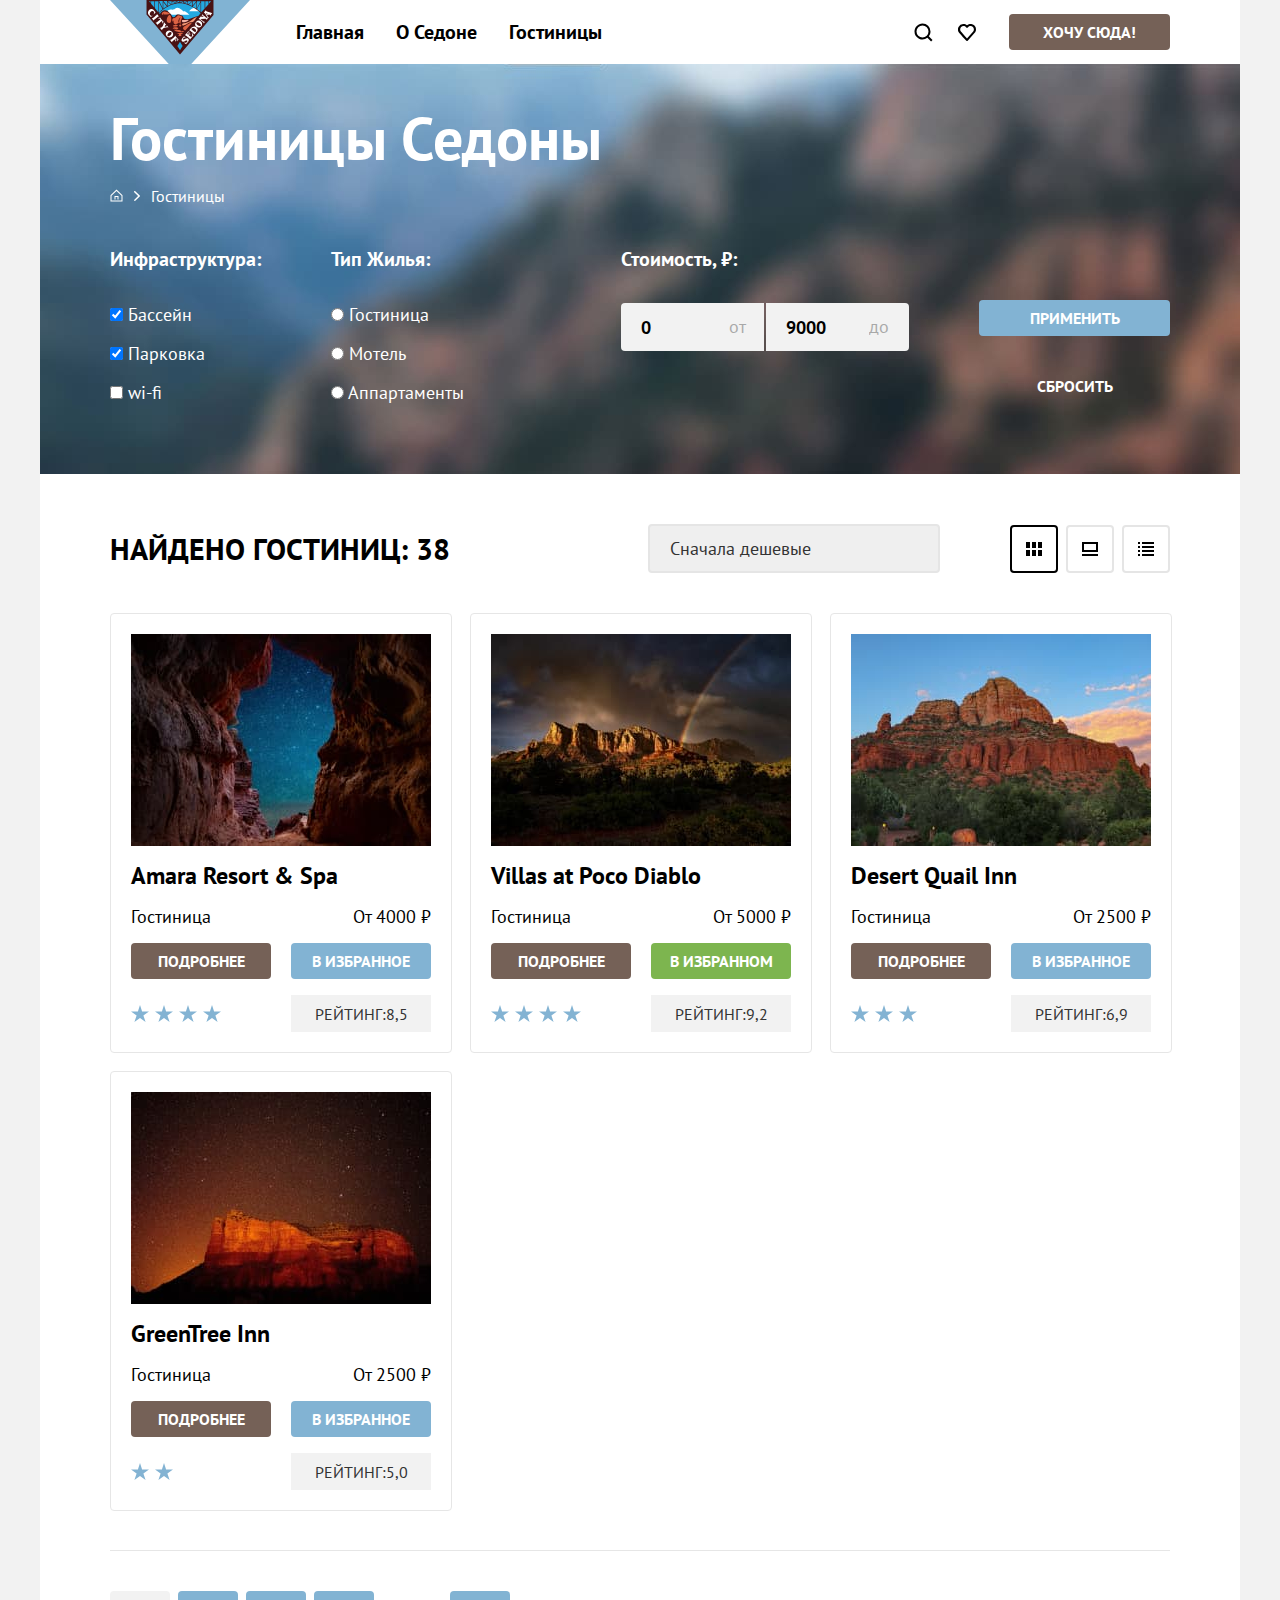
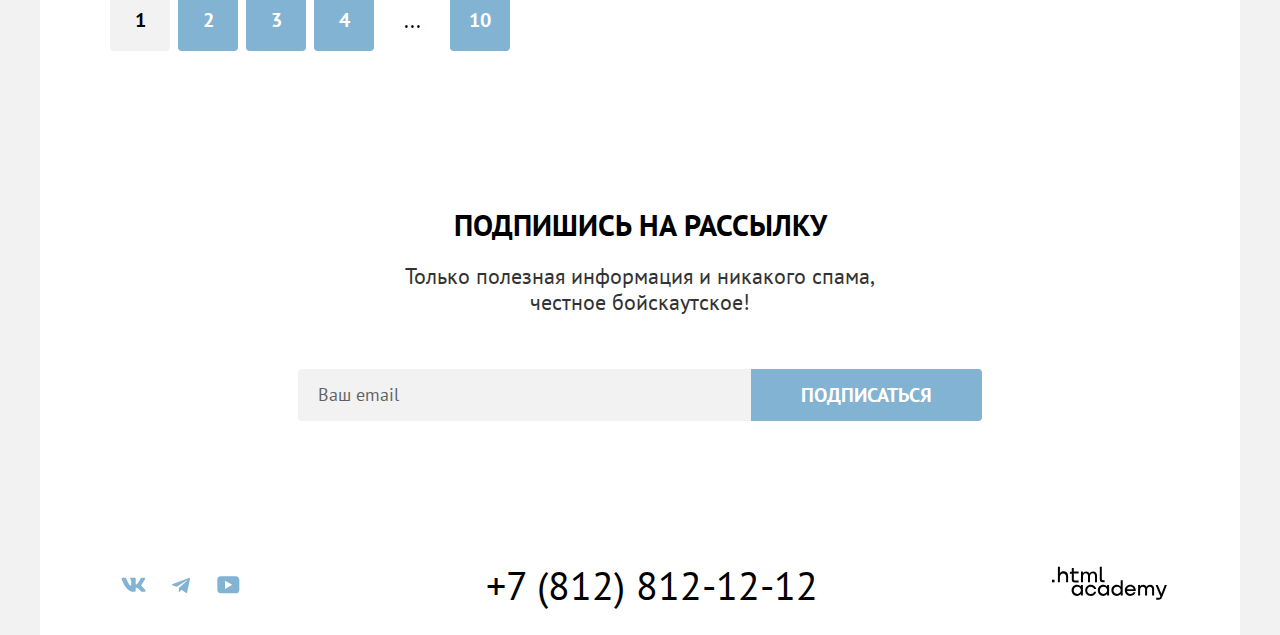
<file: 9/catalog.html>
<!DOCTYPE html>
<html lang="ru">
  <head>
    <meta charset="utf-8">
    <title>HTML Academy: Седона</title>
    <link rel="stylesheet" href="styles/styles.css">
    <base href="https://htmlacademy-htmlcss.github.io/2201035-sedona-35/9/">
</head>
  <body>
   <div class="body-container">
    <header class="page-header">
      <nav class="navigation">
        <img src="images/logo.svg" width="140" height="70" alt="логотип Седона" class="logo">
        <ul class="navigation-list">
          <li class="navigation-item">
            <a class="navigation-link" href="index.html">Главная</a>
          </li>
          <li class="navigation-item">
            <a class="navigation-link" href="#">О Седоне</a>
          </li>
          <li class="navigation-item">
            <a class="navigation-link" href="catalog.html">Гостиницы</a>
          </li>
        </ul>
        <ul class="navigation-user">
          <li class="navigation-user-item">
            <button type="button" class="button-search"><span class="visually-hidden">Кнопка поиска</span>
            </button>
          </li>
          <li class="navigation-user-item">
            <button type="button" class="button-like"><span class="visually-hidden">Поставить лайк</span></button>
          </li>
          <li class="navigation-user-item">
            <button type="button" class="button-wish"> ХОЧУ СЮДА! </button>
          </li>
         </ul>
      </nav>
    </header>
    <div class="page-content">
      <main>
        <section class="search-menu">
          <h2 class="search-menu-header">Гостиницы Седоны</h2>
          <ol class="to-main">
            <li><a href="index.html" class="home-link"><span class="visually-hidden">Ссылка на главную</span></a></li>
            <li><a class="catalog-link" href="catalog.html">Гостиницы</a></li>
          </ol>
          <form action="#" class="search-options" method="post">
            <fieldset class="infrostructure-options fieldset">
              <legend class="fieldset-header"> Инфраструктура:</legend>
              <ul class="infrostructure-options-list">
                <li class="infrostucture-option">
                  <input type="checkbox" name="pool" id="pool" checked>
                  <label for="pool">Бассейн</label>
                </li>
                <li class="infrostucture-option">
                  <input type="checkbox" name="parking" id="parking" checked>
                  <label for="parking">Парковка</label>
                </li>
                <li class="infrostucture-option">
                  <input type="checkbox" name="wi-fi" id="wi-fi">
                  <label for="wi-fi">wi-fi</label>
                </li>
              </ul>
            </fieldset>
            <fieldset class="type-of-housing fieldset">
              <legend class="fieldset-header">Тип жилья:</legend>
              <ul class="housing-options">
                <li class="housing-option">
                  <input type="radio" name="options-of-housing" id="hotel" value="hotel">
                  <label for="hotel">Гостиница</label>
                </li>
                <li class="housing-option">
                  <input type="radio" name="options-of-housing" id="motel" value="motel">
                  <label for="motel">Мотель</label>
                </li>
                <li class="housing-option">
                  <input type="radio" name="options-of-housing" id="apartments" value="apartments">
                  <label for="apartments">Аппартаменты</label>
                </li>
              </ul>
            </fieldset>
            <fieldset class="cost fieldset">
              <legend class="fieldset-header">Стоимость, ₽:</legend>
              <div class="cost-fields">
                <label class="min-price-field-label"><input type="number" name="min-price-field" class="min-price-field" id="min-price-field" value="0">
                <span class="span-from">от</span></label>
                <label class="max-price-field-label"><input type="number" name="max-price-field" class="max-price-field" id="max-price-field" value="9000">
                <span class="span-to">до</span></label>
              </div>
              <div class="range-scale">
                <div class="back-scale"></div>
                <div class="front-scale"></div>
                <button type="button" class="slider-left"><span class="visually-hidden">Левый ползунок</span></button>
                <button type="button" class="slider-right"><span class="visually-hidden">Правый ползунок</span></button>
              </div>
            </fieldset>
            <div class="buttons">
              <button class="apply-button" type="submit">Применить</button> <br>
              <button class="reset-button" type="reset">Сбросить</button>
            </div>
          </form>
        </section>
        <section class="search-results">
          <div class="search-results-header">
            <h2 class="number-of-variants">Найдено гостиниц: 38</h2>
            <select name="filters" id="filters">
              <option value="cheap-first">Сначала дешевые</option>
              <option value="expensive-first">Сначала дорогие</option>
            </select>
            <div class="display-options">
              <button type="button" class="display-button-1"><span class="visually-hidden">Первый вариант отображения</span></button>
              <button type="button" class="display-button-2"><span class="visually-hidden">Второй вариант отображения</span></button>
              <button type="button" class="display-button-3"><span class="visually-hidden">Третий вариант отображения</span></button>
            </div>
          </div>
          <div class="search-results-container">
            <div class="hotel">
              <img src="images/Amara-resort-preview.jpg" class="hotel-photo" width="300" height="212" alt="Пейзаж рядом с amara resort">
              <h3 class="hotel-name">Amara Resort & Spa</h3>
              <p class="hotel-text">Гостиница</p>
              <p class="price">От 4000 ₽</p>
              <a class="more-info" href="#">Подробнее</a>
              <button type="button" name="to-favorite" class="to-favorite">В избранное</button>
              <div class="star-rating four-stars">
              </div>
              <p class="number-rating"> Рейтинг:8,5</p>
            </div>
            <div class="hotel">
              <img src="images/Villas-at-poco-diablo-preview.jpg" class="hotel-photo" width="300" height="212" alt="Пейзаж рядом с Villas at Poco Diablo">
              <h3 class="hotel-name">Villas at Poco Diablo</h3>
              <p class="hotel-text">Гостиница</p>
              <p class="price">От 5000 ₽</p>
              <a class="more-info" href="#">Подробнее</a>
              <button type="button" name="in-favorite" class="in-favorite">В избранном</button>
              <div class="star-rating four-stars">
              </div>
              <p class="number-rating"> Рейтинг:9,2</p>
            </div>
            <div class="hotel">
              <img src="images/Desert-quail-inn-preview.jpg" class="hotel-photo" width="300" height="212" alt="Пейзаж рядом с Desert Quail Inn">
              <h3 class="hotel-name">Desert Quail Inn</h3>
              <p class="hotel-text">Гостиница</p>
              <p class="price">От 2500 ₽</p>
              <a class="more-info" href="#">Подробнее</a>
              <button type="button" name="to-favorite" class="to-favorite">В избранное</button>
              <div class="star-rating three-stars">
              </div>
              <p class="number-rating"> Рейтинг:6,9</p>
            </div>
            <div class="hotel">
              <img src="images/Green-tree-inn-preview.jpg" class="hotel-photo" width="300" height="212" alt="Пейзаж рядом с GreenTree Inn">
              <h3 class="hotel-name">GreenTree Inn</h3>
              <p class="hotel-text">Гостиница</p>
              <p class="price">От 2500 ₽</p>
              <a class="more-info" href="#">Подробнее</a>
              <button type="button" name="to-favorite" class="to-favorite">В избранное</button>
              <div class="star-rating two-stars">
              </div>
              <p class="number-rating"> Рейтинг:5,0</p>
            </div>
          </div>
          <ol class="pagination">
            <li><a class="pagination-link pagination-active" href="#">1</a></li>
            <li><a class="pagination-link" href="#" >2</a></li>
            <li><a class="pagination-link" href="#">3</a></li>
            <li><a class="pagination-link" href="#">4</a></li>
            <li><span class="pagination-dots">...</span></li>
            <li value="10"><a class="pagination-link" href="#">10</a></li>
          </ol>
        </section>
      </main>
      <article class="mailing">
        <h3 class="mailing-header">Подпишись на рассылку</h3>
        <p class="mailing-text">Только полезная информация и никакого спама, <br> честное бойскаутское!</p>
        <form action="#" method="post" class="mailing-form">
          <input type="email" name="email" id="email" placeholder="Ваш email" class="email" required>
          <label for="email"><span class="visually-hidden">Ваш email</span></label>
          <button type="submit" class="button-subscribe">Подписаться</button>
        </form>
      </article>
    </div>
    <footer>
      <h2 class="visually-hidden">Ссылки и контактактная информация </h2>
      <ul class= "social-networks">
        <li><a  class="vk-link social-link" href="https://vk.com/htmlacademy"><span class="visually-hidden">Группа ВК </span> <svg aria-hidden="true" focusable="false" class="social-svg" width="25" height="15" viewBox="0 0 25 15" fill="none" xmlns="http://www.w3.org/2000/svg">
          <path fill-rule="evenodd" clip-rule="evenodd" d="M24.1164 1.80445C24.2824 1.25845 24.1164 0.856445 23.3214 0.856445H20.6964C20.0284 0.856445 19.7204 1.20345 19.5534 1.58645C19.5534 1.58645 18.2184 4.78245 16.3274 6.85845C15.7154 7.46045 15.4374 7.65145 15.1034 7.65145C14.9364 7.65145 14.6854 7.46045 14.6854 6.91345V1.80445C14.6854 1.14845 14.5014 0.856445 13.9454 0.856445H9.81738C9.40038 0.856445 9.14938 1.16045 9.14938 1.44945C9.14938 2.07045 10.0954 2.21445 10.1924 3.96245V7.76045C10.1924 8.59345 10.0394 8.74444 9.70538 8.74444C8.81538 8.74444 6.65038 5.53345 5.36538 1.85945C5.11638 1.14445 4.86438 0.856445 4.19338 0.856445H1.56638C0.816382 0.856445 0.666382 1.20345 0.666382 1.58645C0.666382 2.26845 1.55638 5.65645 4.81138 10.1374C6.98138 13.1974 10.0364 14.8564 12.8194 14.8564C14.4884 14.8564 14.6944 14.4884 14.6944 13.8534V11.5404C14.6944 10.8034 14.8524 10.6564 15.3814 10.6564C15.7714 10.6564 16.4384 10.8484 17.9964 12.3234C19.7764 14.0724 20.0694 14.8564 21.0714 14.8564H23.6964C24.4464 14.8564 24.8224 14.4884 24.6064 13.7604C24.3684 13.0364 23.5184 11.9854 22.3914 10.7384C21.7794 10.0284 20.8614 9.26345 20.5824 8.88045C20.1934 8.38945 20.3044 8.17044 20.5824 7.73345C20.5824 7.73345 23.7824 3.30745 24.1154 1.80445H24.1164Z"/>
          </svg>
           </a></li>
        <li><a  class="tg-link social-link" href="https://t.me/htmlacademy"> <span class="visually-hidden"> Чат в телеграмме </span> <svg aria-hidden="true" focusable="false" class="social-svg" width="18" height="16" viewBox="0 0 18 16" fill="none" xmlns="http://www.w3.org/2000/svg">
          <path d="M16.785 0.955705L0.840489 7.1042C-0.247661 7.54126 -0.241365 8.14828 0.640845 8.41897L4.73445 9.69597L14.2058 3.72014C14.6537 3.44766 15.0629 3.59424 14.7265 3.89281L7.05283 10.8183H7.05103L7.05283 10.8192L6.77045 15.0387C7.18413 15.0387 7.36669 14.8489 7.59871 14.625L9.58705 12.6915L13.7229 15.7464C14.4855 16.1664 15.0332 15.9506 15.2229 15.0405L17.9379 2.2453C18.2158 1.13107 17.5126 0.626562 16.785 0.955705Z"/>
          </svg>
          </a></li>
        <li><a  class="youtube-link social-link" href="https://www.youtube.com/user/htmlacademyru"><span class="visually-hidden">Канал на youtube </span> <svg aria-hidden="true" focusable="false" class="social-svg" width="23" height="18" viewBox="0 0 23 18" fill="none" xmlns="http://www.w3.org/2000/svg">
          <path d="M18.9402 0.356445H3.50738C1.64668 0.356445 0.333252 1.9502 0.333252 3.75645V13.8502C0.333252 15.7627 1.64668 17.3564 3.50738 17.3564H19.1591C20.8009 17.3564 22.3333 15.7627 22.3333 13.9564V3.75645C22.1143 1.9502 20.8009 0.356445 18.9402 0.356445ZM7.99494 12.8939V4.81894L15.3283 8.85645L7.99494 12.8939Z"/>
          </svg>
          </a></li>
      </ul>
      <p class="contact-phone"><a class="phone-link" href="tel:+7(812)812-12-12">+7 (812) 812-12-12</a></p>
      <a class="academy-link" href="https://htmlacademy.ru/"><svg role="img" aria-hidden="true" focusable="false" class="footer-logo" width="115" height="34" viewBox="0 0 115 34" fill="none" xmlns="http://www.w3.org/2000/svg">
        <path d="M0 13.7232V16.3232H2.5V13.7232H0Z"/>
        <path d="M11.6 5.32324C10 5.32324 8.8 6.02324 8 7.02324H7.9V0.823242H5.9V16.3232H7.9V11.0232C7.9 8.92324 9.2 7.42324 11.2 7.42324C13 7.42324 14.1 8.82324 14.1 10.6232V16.3232H16.1V10.2232C16.2 7.22324 14.3 5.32324 11.6 5.32324Z" />
        <path d="M26.6 5.62324H21.8V1.92324H19.8V5.72324H17.9V7.72324H19.8V13.7232C19.8 15.4232 20.8 16.4232 22.5 16.4232H26.6V14.4232H22.9C22.2 14.4232 21.8 14.0232 21.8 13.3232V7.62324H26.6V5.62324Z" />
        <path d="M41.1 5.42324C39.5 5.42324 38.2 6.22324 37.6 7.52324H37.5C36.9 6.32324 35.7 5.42324 34.1 5.42324C32.7 5.42324 31.6 6.22324 31 7.22324H30.9V5.62324H29V16.2232H31V10.8232C31 8.82324 32 7.32324 33.6 7.32324C35.1 7.32324 36 8.32324 36 9.92324V16.2232H38V10.6232C38 8.22324 39.4 7.32324 40.6 7.32324C42.1 7.32324 43 8.32324 43 9.92324V16.2232H45V9.72324C45.1 7.22324 43.6 5.42324 41.1 5.42324Z" />
        <path d="M47.8 13.5232C47.8 15.2232 48.8 16.2232 50.6 16.2232H52.6V14.2232H50.9C50.2 14.2232 49.8 13.8232 49.8 13.1232V0.823242H47.8V13.5232Z" />
        <path d="M28.9 20.5232C28 19.4232 26.7 18.7232 25 18.7232C21.9 18.7232 19.6 21.0232 19.6 24.3232C19.6 27.6232 21.9 29.9232 25 29.9232C26.8 29.9232 28 29.1232 28.8 28.0232H28.9V29.6232H30.9V19.0232H28.9V20.5232ZM25.3 27.9232C23.1 27.9232 21.7 26.3232 21.7 24.3232C21.7 22.3232 23.1 20.7232 25.3 20.7232C27.5 20.7232 28.9 22.3232 28.9 24.3232C28.9 26.2232 27.5 27.9232 25.3 27.9232Z" />
        <path d="M44.2 22.8232C43.7 20.4232 41.6 18.7232 38.8 18.7232C35.4 18.7232 33.2 21.2232 33.2 24.3232C33.2 27.4232 35.4 29.9232 38.8 29.9232C41.6 29.9232 43.7 28.1232 44.2 25.7232H42.1C41.7 27.0232 40.4 28.0232 38.8 28.0232C36.6 28.0232 35.2 26.4232 35.2 24.4232C35.2 22.4232 36.6 20.8232 38.8 20.8232C40.4 20.8232 41.6 21.8232 42.1 23.0232H44.2V22.8232Z" />
        <path d="M55.1 20.5232C54.2 19.4232 52.9 18.7232 51.2 18.7232C48.1 18.7232 45.8 21.0232 45.8 24.3232C45.8 27.6232 48.1 29.9232 51.2 29.9232C53 29.9232 54.2 29.1232 55 28.0232H55.1V29.6232H57.1V19.0232H55.1V20.5232ZM51.5 27.9232C49.3 27.9232 47.9 26.3232 47.9 24.3232C47.9 22.3232 49.3 20.7232 51.5 20.7232C53.7 20.7232 55.1 22.3232 55.1 24.3232C55.1 26.2232 53.6 27.9232 51.5 27.9232Z" />
        <path d="M68.7 20.6232C67.8 19.5232 66.5 18.7232 64.8 18.7232C61.7 18.7232 59.4 21.0232 59.4 24.3232C59.4 27.6232 61.6 29.9232 64.8 29.9232C66.5 29.9232 67.8 29.1232 68.6 28.1232H68.7V29.6232H70.7V14.2232H68.7V20.6232ZM65.1 27.9232C62.9 27.9232 61.5 26.3232 61.5 24.3232C61.5 22.3232 62.9 20.7232 65.1 20.7232C67.3 20.7232 68.7 22.3232 68.7 24.3232C68.6 26.3232 67.2 27.9232 65.1 27.9232Z" />
        <path d="M78.3 18.7232C75 18.7232 72.8 21.2232 72.8 24.3232C72.8 27.3232 74.9 29.9232 78.3 29.9232C80.8 29.9232 82.8 28.6232 83.5 26.3232H81.4C80.9 27.3232 79.8 27.9232 78.4 27.9232C76.5 27.9232 75.1 26.6232 75 25.0232H83.8C84 21.4232 81.8 18.7232 78.3 18.7232ZM78.3 20.6232C80 20.6232 81.3 21.6232 81.6 23.2232H75.1C75.4 21.7232 76.6 20.6232 78.3 20.6232Z" />
        <path d="M98.2 18.7232C96.6 18.7232 95.3 19.5232 94.6 20.7232H94.5C93.9 19.5232 92.7 18.7232 91.1 18.7232C89.7 18.7232 88.6 19.4232 88 20.5232V19.0232H86.1V29.6232H88.1V24.2232C88.1 22.2232 89.1 20.8232 90.7 20.7232C92.2 20.7232 93.1 21.7232 93.1 23.3232V29.6232H95.1V24.0232C95.1 21.6232 96.5 20.7232 97.7 20.7232C99.2 20.7232 100.1 21.7232 100.1 23.3232V29.6232H102.1V23.1232C102.2 20.5232 100.7 18.7232 98.2 18.7232Z" />
        <path d="M109.4 27.8232L105.8 18.9232H103.6L108.4 30.5232C108.1 31.4232 107.7 31.7232 106.7 31.7232H104.2V33.7232H106.7C108.5 33.7232 109.5 32.9232 110.2 31.1232L114.9 18.9232H112.8L109.4 27.8232Z" />
        </svg>
        </a>
    </footer>
   </div>
  </body>
</html>
</file>
<file: styles/styles.css>
@font-face {
  font-family:"PT Sans";
  src: url("../fonts/ptsans-700.woff2") format("woff2");
  font-style: normal;
  font-weight: 700;
  font-display: swap;
}

@font-face {
  font-family:"PT Sans";
  src: url("../fonts/ptsans-400.woff2") format("woff2");
  font-style: normal;
  font-weight: 400;
  font-display: swap;
}

body {
  font-family: "PT Sans", sans-serif;
  font-size: 18px;
  line-height: 21px;
  font-weight: 700;
  color: #000000;
  margin: 0;
  background-color: #F2F2F2;
  min-height: 100%;
}

.visually-hidden {
  position: absolute;
  width: 1px;
  height: 1px;
  margin: -1px;
  border: 0;
  padding: 0;
  white-space: nowrap;
  clip-path: inset(100%);
  clip: rect(0 0 0 0);
  overflow: hidden;
}

/*header*/
.page-header {
  padding-left: 70px;
  padding-right: 70px;
}

.navigation-link {
  font-family: "PT Sans", sans-serif;
  font-size:20px;
  line-height: 24px;
  color: #000000;
  text-decoration: none;
  text-align: center;
}

.button-search {
  padding: 0;
  font-family: "PT Sans", sans-serif;
  font-weight: 700;
  background-image: url("../images/search-icon.svg");
  background-color: #FFFFFF;
  background-repeat: no-repeat;
  background-position: center;
  width: 44px;
  height: 64px;
  border: none;
}

.button-like {
  padding: 0;
  font-family: "PT Sans", sans-serif;
  font-weight: 700;
  background-image: url("../images/like-icon.svg");
  background-color: #FFFFFF;
  background-repeat: no-repeat;
  background-position: center;
  width: 44px;
  height: 64px;
  border: none;
  position: relative;
}

.likes-number {
  position: absolute;
  min-width: 11px;
  font-family: 'PT Sans', sans-serif;
  font-weight: 400;
  font-size: 10px;
  line-height: 10px;
  background-color:#7DB54F;
  align-self: center;
  padding: 5px;
  padding-left: 4px;
  border-radius: 10px;
  color: #FFFFFF;
  top: 11px;
  right: 4px;

}

.button-wish {
  background-color: #756157;
  padding: 0;
  font-family: "PT Sans", sans-serif;
  font-weight: 700;
  color:#FFFFFF;
  font-size: 16px;
  line-height: 20px;
  text-transform: uppercase;
  appearance: none;
  padding-left: 34px;
  padding-right: 34px;
  padding-top: 8px;
  padding-bottom: 8px;
  border:none;
  border-radius: 4px;
  box-sizing: border-box;
  min-width: 160px;
}

/*/header*/

/*index-main*/

.main-header-images {
  margin:auto;
  background-image:url("../images/welcome-divider.svg"), url("../images/welcome-background.jpg");
  background-repeat: no-repeat, no-repeat;
  background-position: bottom, center;
  background-size: 100% auto, cover;
  background-color: #5F80A3;
  padding-top: 51px;
  padding-bottom: 82px;
  padding-left: 70px;
  padding-right: 70px;
}

.welcome-graphic {
  display: block;
  margin:auto;
}

.slogan-text, .offer-header, .mailing-header {
  font-size: 30px;
  line-height: 36px;
  text-align: center;
  text-transform: uppercase;
}

.introduction-text, .offer-text, .mailing-text {
  font-weight: 400;
  font-size: 22px;
  line-height: 26px;
  text-align: center;
  color: #333333;
}

.full-width-advantage-header {
  margin: 0;
  font-size: 24px;
  line-height: 28px;
  text-align: center;
  text-transform: uppercase;
  color: #FFFFFF;
  margin-bottom: 62px;
  position: relative;
}

.advantage-header {
  margin: 0;
  font-size: 24px;
  line-height: 28px;
  text-align: center;
  text-transform: uppercase;
  margin-bottom: 62px;
}

.advantage:nth-child(n+6) .advantage-header {
  margin-bottom: 30px;
}

.full-width-advantage-text {
  margin: 0;
  font-weight: 400;
  text-align: center;
  color: #FFFFFF;
}

.advantage-text {
  margin: 0;
  font-weight: 400;
  text-align: center;
  color: #333333;
}

li.advantage:nth-child(2n) {
  background-color: #f0f6fa;
}

li.advantage:nth-child(3) {
  background-color:#e6f0f6
}

.housing {
  background-image: url(../images/advantage-living.svg);
  background-repeat: no-repeat;
  background-position: center 80px;
}

.food {
  background-image: url(../images/advantage-food.svg);
  background-repeat: no-repeat;
  background-position: center 80px;
}

.souvenirs {
  background-image: url(../images/advantage-souvenirs.svg);
  background-repeat: no-repeat;
  background-position: center 80px;
}

/*/index-main*/

/* oofer-mailing*/

.offer {
  text-align: center;
  padding: 96px 70px;
}

.offer-header {
  margin: 0;
  margin-bottom: 20px;
}

.offer-text {
  margin: 0;
  margin-bottom: 54px;
}

.offer-link {
  display: inline-block;
  background-color: #756157;
  color:#FFFFFF;
  font-size: 20px;
  line-height: 36px;
  appearance: none;
  max-width: 400px;
  text-decoration: none;
  padding: 8px 50px;
  text-transform: uppercase;
  border: none;
  border-radius: 4px;
}

.mailing-index {
  background-image: url("../images/mailing-background.jpg");
  background-repeat: no-repeat;
  background-color: #5A6F82;
  background-position: center;
  background-size: cover;
}

.mailing {
  padding-top: 96px;
  padding-bottom: 104px;
  padding-left: 70px;
  padding-right: 70px;
}

.white-text-mailing {
  color: #FFFFFF;
}

.button-subscribe {
  background-color: #82B3D3;
  color: #FFFFFF;
  border: none;
  border-radius: 0 4px 4px 0;
  font-family: "PT Sans", sans-serif;
  font-weight: 700;
  font-size: 20px;
  line-height: 36px;
  padding: 8px 50px;
  text-align: center;
  text-transform: uppercase;
}
/*/oofer-mailing*/

/*footer*/

.social-link {
  position: relative;
  display: block;
  width: 47.33px;
  height: 40px;
}

.social-svg {
  position:absolute;
  top: 0;
  right: 0;
  bottom: 0;
  left: 0;
  margin: auto;
  fill:#83B3D3;
}

.contact-phone {
  margin: 0;
  margin-left: 10px;
  margin-right: 10px;
  width: 420px;
}

.phone-link {
  display: block;
  font-weight: 400;
  font-size: 40px;
  line-height: 40px;
  text-decoration: none;
  text-align: center;
  text-transform: uppercase;
  color: #000000;
  text-indent: 28px;
}

.academy-link {
  display: inline-block;
  padding-top: 2px;
  margin-left: 10px;
}

.footer-logo {
  fill:#000000;
}

.footer-logo-container {
  width: 250px;
  display: flex;
  flex-wrap: wrap;
  justify-content: end;
}

/*/footer*/

/*catalog-main*/

.search-menu {
  color: #FFFFFF;
  background: url("../images/search-menu-background.jpg");
  background-repeat: no-repeat;
  background-size: cover;
  background-position: center;
  background-color: #5F80A3;
  margin: 0;
  padding: 70px;
  padding-bottom: 50px;
  padding-top: 35px;
}

.search-menu-header {
  font-size: 60px;
  line-height: 78px;
  margin: 0;
  margin-bottom: 8px;
}

.home-link {
  display: block;
  position: relative;
  width: 13px;
  height: 15px;
  margin-right: 28px;
  background-image: url(../images/to-home-icon.svg);
  background-repeat: no-repeat;
  background-position: top 0.5px;
}

.fake-link {
  font-weight: 400;
  font-size: 16px;
  line-height: 21px;
}

.fieldset-header {
  font-size: 20px;
  line-height: 24px;
  text-transform: capitalize;
}

.infrostucture-option, .housing-option {
  font-weight: 400;
  line-height: 23px;
  min-width: 150px;
}

.cost-fields {
  display: flex;
  margin-bottom: 44px;
}

.cost-fields input::-webkit-outer-spin-button, .cost-fields input::-webkit-inner-spin-button, .information-about-visitors input::-webkit-outer-spin-button, .information-about-visitors input::-webkit-inner-spin-button {
  -webkit-appearance: none;
  appearance: none;
}

.min-price-field, .max-price-field {
  padding: 0;
  border: none;
  box-sizing: border-box;
  font-family: 'PT Sans', sans-serif;
  font-style: normal;
  font-weight: 700;
  font-size: 18px;
  line-height: 24px;
  width: 143px;
  height: 48px;
  background-color: #F2F2F2;
  text-indent: 20px;
  appearance: none;
  -moz-appearance: textfield;
}

.min-price-field {
  border-radius: 4px 0 0 4px;
  margin-right: 2px;
  position: relative;
}

.max-price-field {
  border-radius: 0 4px 4px 0;
}

.min-price-field-label, .max-price-field-label {
  position: relative;
  display: inline-block;
}

.span-from, .span-to {
  font-weight: 400;
  font-size: 18px;
  line-height: 24px;
  position: absolute;
  top: 12.5px;
  right: 20px;
  color: #000000;
  opacity: 0.3;
}

.span-from {
  right: 22px;
}

.apply-button, .reset-button {
  border:none;
  color:#FFFFFF;
  font-family: "PT Sans", sans-serif;
  font-weight: 700;
  font-size: 16px;
  line-height: 20px;
  text-align: center;
  padding: 8px 50px;
  text-transform: uppercase;
  width: 100%;
  border-radius: 4px;
}

.apply-button {
  background-color: #82B3D3;
  margin-bottom: 32px;
}

.reset-button {
  box-sizing: border-box;
  background-color: transparent;
  border: 3px solid transparent;
  padding: 5px 47px;
}

.number-of-variants {
  font-size: 30px;
  line-height: 36px;
  text-transform: uppercase;
}

.select {
  font-family: "PT Sans", sans-serif;
  line-height: 21px;
  color: #333333;
  appearance: none;
  -webkit-appearance: none;
  -moz-appearance: none;
  padding: 0;
  background-color: transparent;
  padding-left: 18px;
  font-weight: 400;
  font-size: 18px;
  border: 2px solid #E5E5E5;
  border-radius:4px;
  height: 49px;
  width: 292px;
  background-image: url(../images/select-background.svg);
  background-repeat: no-repeat;
  background-position: right 18px top 18px;
}

.select:disabled {
  border: 2px solid #000000;
  color:#000000;
  opacity:0.3;
}

.select:not(:focus-visible) {
  outline: none;
}

.display-button-1 {
  background-image: url(../images/display-option-1.svg);
  background-repeat: no-repeat;
  background-position: center;
  border: 2px solid #000000;
  background-color: transparent;
  border-radius: 4px;
  width: 48px;
  height: 48px;
  padding: 0;
}

.display-button-2 {
  background-image: url(../images/display-option-2.svg);
  background-repeat: no-repeat;
  background-position: center;
  border: 2px solid #E5E5E5;
  border-radius: 4px;
  background-color: transparent;
  width: 48px;
  height: 48px;
  padding: 0;
}

.display-button-3 {
  background-image: url(../images/display-option-3.svg);
  background-repeat: no-repeat;
  background-position: center;
  border: 2px solid #E5E5E5;
  border-radius: 4px;
  background-color: transparent;
  width: 48px;
  height: 48px;
  padding: 0;
}

.hotel-name {
  margin: 0;
  font-size: 24px;
  line-height: 28px;
  grid-column: 1/3;
}

.hotel-text, .price {
  margin: 0;
  font-weight: 400;
}

.more-info, .to-favorite, .in-favorite {
  padding: 8px 5px;
  border-radius: 4px;
  font-family: 'PT Sans', sans-serif;
  font-weight: 700;
}

.more-info {
  display: inline-block;
  padding: 8px 5px;
  font-size: 16px;
  line-height: 20px;
  text-align: center;
  align-self:flex-start;
  text-transform: uppercase;
  text-decoration: none;
  color: #FFFFFF;
  background-color: #756157;
}

.to-favorite {
  font-size: 16px;
  line-height: 20px;
  text-align: center;
  text-transform: uppercase;
  align-self: flex-start;
  color: #FFFFFF;
  background-color: #82B3D3;
  border: none;
}

.in-favorite {
  font-size: 16px;
  line-height: 20px;
  text-align: center;
  text-transform: uppercase;
  align-self: flex-start;
  color: #FFFFFF;
  background-color:#7DB54F;
  border: none;
}

.four-stars::after {
  display: block;
  content: " ";
  width: 90px;
  height: 37px;
  left: 0;
  top: 0;
  background-image: url(../images/star.svg);
  background-repeat: repeat-x;
  background-position: left;
}

.three-stars::after {
  display: block;
  content: " ";
  width: 66px;
  height: 37px;
  left: 0;
  top: 0;
  background-image: url(../images/star.svg);
  background-repeat: repeat-x;
  background-position: left;
}

.two-stars::after {
  display: block;
  content: " ";
  width: 42px;
  height: 37px;
  left: 0;
  top: 0;
  background-image: url(../images/star.svg);
  background-repeat: repeat-x;
  background-position: left;
}

.number-rating {
  margin: 0;
  padding: 9px 5px 8px 5px;
  font-weight: 400;
  font-size: 16px;
  line-height: 20px;
  text-align: center;
  text-transform: uppercase;
  color: #333333;
  background-color: #F2F2F2;
}

.pagination-link {
  box-sizing: border-box;
  display: inline-block;
  min-width: 60px;
  padding-top: 11.36px;
  padding-bottom: 12.64px;
  padding-left: 10px;
  padding-right: 10px;
  text-align: center;
  text-decoration: none;
  background-color: #82B3D3;
  color: #FFFFFF;
  font-size: 20px;
  line-height: 36px;
  border: none;
  border-radius: 4px;
}

.pagination-active {
  background-color: #F2F2F2;
  color:#000000;
}

/*/catalog-main*/

/*sticky-footer*/

html {
  height: 100%;
}

.body-container {
  min-height: 100vh;
  display: flex;
  flex-direction: column;
  width: 1200px;
  margin-left: auto;
  margin-right: auto;
  background-color: #FFFFFF;
  box-shadow: 0 0 15px rgba(0, 0, 0, 0.2);
}

 .main {
  flex-grow: 1;
}

.navigation {
  display:flex;
  margin: 0;
  padding: 0;
  flex-wrap: wrap;
}

.logo {
  margin-right: 28px;
  margin-bottom: -10px;
}

.logo-main {
  z-index: 1;
}

.navigation-user {
  padding: 0;
  list-style-type: none;
  margin: 0;
  display: flex;
  align-items: center;
  flex-wrap: wrap;
  max-width: 400px;
}

.navigation-list {
  padding: 0;
  list-style-type: none;
  margin: 0;
  margin-right:auto;
  display: flex;
  flex-wrap: wrap;
  max-width: 550px;
}

.navigation-item {
  padding: 20px 16px;
}

.navigation-user-item:last-child{
  margin-left:20px;
}

.advantages-list {
  display: flex;
  margin: 0;
  padding: 0;
  list-style-type: none;
  flex-wrap: wrap;
}

.advantage {
  box-sizing: border-box;
  width: 400px;
  min-height: 384px;
}

.full-width-advantage {
  background-color: #82B3D3;
  padding: 0;
  margin: 0;
  display: flex;
}

.sedona-photo, .canyon-photo {
  flex-grow: 1;
  height: 100%;
  object-fit: cover;
}

.page-footer {
  display: flex;
  margin: 0;
  padding: 0;
  padding-top: 45px;
  padding-bottom: 33px;
  padding-left: 70px;
  padding-right: 70px;
  justify-content: space-between;
  align-items: center;
}

.social-networks {
  width: 250px;
  display: flex;
  margin: 0;
  padding: 0;
  list-style-type: none;
  flex-wrap: wrap;
}

.search-options {
  display: flex;
  align-items:flex-start;
  flex-wrap: wrap;
}

.fieldset {
  margin: 0;
  padding: 0;
  padding-top: 32px;
  border: none;
}

.fieldset-header {
  padding: 0;
}

.infrostructure-options, .type-of-housing {
  margin-right: 70px;
  margin-bottom: 20px;
}

.infrostructure-options-list, .housing-options {
  margin: 0;
  padding: 0;
  list-style-type: none;
}

.buttons {
  margin-left: auto;
  margin-bottom: 20px;
  align-self: flex-end;
  min-width: 191px;
}

.infrostucture-option:not(:last-child), .housing-option:not(:last-child) {
  margin-bottom: 16px;
}

.cost {
  margin-left: 71px;
  margin-bottom: 28px;
}

.search-results {
  padding-top: 50px;
  padding-left: 70px;
  padding-right: 70px;
  padding-bottom: 60px;
}
.search-results-header {
  display: flex;
  align-items: center;
  flex-wrap: wrap;
  margin-bottom: 39px;
}

.number-of-variants {
  margin: 0;
  margin-right: auto;
}

.select-option {
  font-family: "PT Sans", sans-serif;
  font-weight: 400;
  font-size: 18px;
  line-height: 21px;
}

.display-options {
  display: flex;
  margin-left: 70px;
}

.display-button-1, .display-button-2 {
  margin-right: 8px;
}

.pagination {
  margin: 0;
  padding: 0;
  list-style-type: none;
  display: flex;
  margin-top: 39px;
}

.pagination li:not(:last-child) {
  margin-right: 8px;
}

.pagination-dots {
  display:inline-block;
  width: 60px;
  font-size: 22px;
  line-height: 26px;
  font-weight: 400;
  text-align: center;
  padding-top: 16.36px;
  padding-bottom: 17.64px;
}

.introduction {
  padding-top: 69px;
  padding-bottom: 90px;
  padding-left: 70px;
  padding-right: 70px;
}

.introduction-text {
  margin: 0;
}

.slogan-text {
  margin: 0;
  margin-left: auto;
  margin-right: auto;
  margin-bottom: 25px;
}

.full-width-advantage .advantage {
  padding: 92px 70px 92px 70px;
}

.advantages-list .advantage:nth-child(n+2):nth-child(-n+4):not(.full-width-advantage .advantage) {
  padding: 103px 70px 90px 70px;
}

.advantages-list .advantage:nth-child(n+6) {
  padding: 182px 70px 51px 70px;
}

.advantage:nth-child(n+2):nth-child(-n+4) .advantage-header {
  position: relative;
}

.advantage:nth-child(n+2):nth-child(-n+4) .advantage-header::after {
  content: " ";
  background-color: #000000;
  opacity: 0.3;
  width: 60px;
  height: 2px;
  position: absolute;
  bottom: -32px;
  left:100px;
}

.full-width-advantage-header::after {
  content: " ";
  background-color: #FFFFFF;
  opacity: 0.3;
  width: 60px;
  height: 2px;
  position: absolute;
  bottom: -32px;
  left: 100px;
}

.mailing-form {
  display: flex;
  justify-content: center;
  width: 684px;
  margin-left: auto;
  margin-right: auto;
}

.email {
  flex-grow: 1;
  background-color:#F2F2F2;
  padding: 0;
  border: none;
  border-radius: 4px 0 0 4px;
  font-size: 18px;
  text-indent: 20px;
  line-height: 24px;
  color: #000000;
  font-family: "PT Sans", sans-serif;
}

.email::placeholder {
  font-family: 'PT Sans', sans-serif;
  font-weight: 400;
  font-size: 18px;
  text-indent: 20px;
  line-height: 24px;
  color: #000000;
  opacity: 0.6;
  margin-left: 20px;
}

.to-main {
  padding: 0;
  margin: 0;
  list-style-type: none;
  display: flex;
  align-items: center;
  margin-bottom: 40px;
}

.catalog-link {
  font-size: 16px;
  line-height: 21px;
  font-weight: 400;
  color: #FFFFFF;
  text-decoration: none;
}

.mailing-text {
  margin: 0;
  margin-bottom: 54.86px;
  margin-right: auto;
  margin-left: auto;
}

.mailing-header {
  margin: 0;
  margin-bottom: 20px;
}

.to-main li:not(:last-child) {
  position: relative;
}

.to-main li:not(:last-child)::after {
  display: block;
  content: " ";
  width: 6.39px;
  height: 9.94px;
  background-image: url(../images/breadcrumb-icon.svg);
  background-repeat: no-repeat;
  background-position: center;
  position: absolute;
  left: 23.8px;
  bottom: 2.5px;
}

.search-results-container {
  display: grid;
  grid-template-columns: repeat(3, 1fr);
  gap: 18px;
  padding-bottom: 39px;
  border-bottom: 1px solid #E6E6E6;
  margin-left: -1px;
  margin-right: -1px;
}

.hotel {
  padding: 20px;
  display: grid;
  grid-template-columns: 140px 140px;
  column-gap: 20px;
  row-gap: 16px;
  border: 1px solid #E6E6E6;
  border-radius: 4px;
}

.hotel-photo {
  grid-column: 1/3;
}

.price {
  justify-self: right;
}

.button-wish:hover, .button-wish:focus, .offer-link:hover, .offer-link:focus, .more-info:hover, .more-info:focus {
  background-color: #615048;
}

.button-wish:active, .offer-link:active, .more-info:active {
  background-color:#756157;
  color: rgba(255, 255, 255, 0.3);
}

.button-subscribe:hover, .button-subscribe:focus, .apply-button:hover, .apply-button:focus, .to-favorite:hover, .to-favorite:focus, .pagination-link:not(.pagination-active):hover,.pagination-link:not(.pagination-active):focus, .modal-submit-button:hover, .modal-submit-button:focus  {
  background-color:#68A2CA;
}

.button-subscribe:active, .apply-button:active, .to-favorite:active, .pagination-link:not(.pagination-active):active, .modal-submit-button:active {
  background-color: #82B3D3;
  color:rgba(255, 255, 255, 0.3);
}

.in-favorite:hover, .in-favorite:focus {
  background-color: #6C9E42;;
}

.in-favorite:active {
  background-color: #7DB54F;
  color: rgba(255, 255, 255, 0.3);
}

.reset-button:hover {
  opacity: 0.6;
}

.reset-button:active {
  opacity: 0.3;
}

.select:hover {
  border: 2px solid #68A2CA;
  outline: none;
}

.select:active {
  border: 2px solid #3F5E72;
  outline: none;
}

.min-price-field:hover, .max-price-field:hover, .min-price-field:focus, .max-price-field:focus, .email:hover, .email:focus, .visit-date:hover, .visit-date:focus, .number-of-visitors:hover, .number-of-visitors:focus {
  background-color: #E6E6E6;
}

.email:focus:not(:placeholder-shown) {
  border: 2px solid #000000;
  outline: none;
  background-color: #F2F2F2;
  text-indent: 18px;
}

.visit-date:focus:not(:placeholder-shown) {
  border: 2px solid #000000;
  outline: none;
  background-color: #F2F2F2;
  padding-left: 18px;
  padding-top: 10px;
  padding-bottom: 10px;
  background-position: top 14px right 20px;
}

.min-price-field:focus:not(:placeholder-shown) {
  border: 2px solid #000000;
  outline: none;
  background-color: #F2F2F2;
  text-indent: 18px;
}

.min-price-field:focus:not(:placeholder-shown) + .min-price-field-conditions {
  display: none;
}

.max-price-field:focus:not(:placeholder-shown) {
  border: 2px solid #000000;
  outline: none;
  background-color: #F2F2F2;
  text-indent: 18px;
}

.max-price-field:focus:not(:placeholder-shown) + .max-price-field-conditions {
  display: none;
}

.display-button-1:hover, .display-button-2:hover, .display-button-3:hover {
  border: 2px solid #000000;
}

.display-button-1:active, .display-button-2:active, .display-button-3:active {
  border: 2px solid #000000;
}

.vk-link:hover .social-svg, .vk-link:focus .social-svg, .tg-link:hover .social-svg, .tg-link:focus .social-svg, .youtube-link:hover .social-svg, .youtube-link:focus .social-svg {
  fill:#68A2CA;
}

.vk-link:active .social-svg, .tg-link:active .social-svg, .youtube-link:active .social-svg {
  fill:#68A2CA;
  opacity:0.3;
}

.phone-link:hover, .home-link:focus {
  color: #756157;
}

.phone-link:active {
  color: #756157;
  opacity: 0.3;
}

.academy-link:hover .footer-logo, .academy-link:focus .footer-logo {
  fill: #756157;
}

.academy-link:active .footer-logo {
  fill: #756157;
  opacity: 0.3;
}

.home-link:hover, .catalog-link:hover {
  opacity: 0.6;
}

.home-link:active, .catalog-link:active {
  opacity: 0.3;
}

.active-page {
  position: relative;
}

.active-page::after {
  content: " ";
  width:calc(100% - 32px);
  background-color: #756257;
  height: 2px;
  position: absolute;
  bottom: -1px;
  left: 16px;
}

.checkbox, .radio {
  position: relative;
  display: block;
  padding-left: 36px;
  z-index: 1;
}

.checkbox-mark-field {
  display: block;
  width: 20px;
  height: 20px;
  background-color: #FFFFFF;
  position: absolute;
  left: 0;
  top: 1.5px;
  border-radius: 4px;
}

.infrostructure-checkbox, .housing-radio {
  outline: none;
}

.infrostructure-checkbox:checked + .checkbox .checkbox-mark-field {
  background-image:url(../images/checkbox-mark.svg);
  background-repeat: no-repeat;
  background-position: bottom 4.1px left 4px;
}

.infrostructure-checkbox:focus + .checkbox .checkbox-mark-field::after {
  content: " ";
  width: 26px;
  height: 26px;
  position: absolute;
  border-radius: 5px;
  left: -3px;
  top: -3px;
  background-color:#83B3D3;
  z-index: -1;
}

.infrostructure-checkbox:hover + .checkbox {
  opacity: 0.6;
}

.infrostructure-checkbox:active + .checkbox {
  opacity: 0.3;
}

.radio-mark-field {
  display: block;
  width: 20px;
  height: 20px;
  background-color: #FFFFFF;
  position: absolute;
  left: 0;
  top: 1.5px;
  border-radius: 50%;
}

.housing-radio:checked + .radio .radio-mark-field::after {
  position: absolute;
  content: " ";
  width:10px;
  height: 10px;
  border-radius: 50%;
  left: 5px;
  top: 5px;
  background-color: #3F5E72;
}

.housing-radio:focus + .radio .radio-mark-field::before {
  content: " ";
  width: 26px;
  height: 26px;
  position: absolute;
  border-radius: 50%;
  left: -3px;
  top: -3px;
  background-color:#83B3D3;
  z-index: -1;
}

.housing-radio:hover + .radio {
  opacity: 0.6;
}

.housing-radio:active + .radio {
  opacity: 0.3;
}

.range-scale {
  padding-left: 0.5px;
  padding-right: 0.5px;
}

.scale {
  height: 4px;
  position: relative;
  background-color: rgba(255, 255, 255, 0.3);
}

.active-scale {
  position: absolute;
  background-color: #FFFFFF;
  height: 4px;
  width: 226px;
  left: 0;
  top: 0;
}

.slider {
  padding: 0;
  position: absolute;
  width: 20px;
  height: 20px;
  background-color: #FFFFFF;
  border: none;
  border-radius: 5px;
}

.slider-left {
  left: 0;
  top: -8px;
}

.slider-right {
  top: -8px;
  left: 206.5px;
}

.modal-container {
  background-color: rgba(242, 242, 242, 0.8);
  position: fixed;
  top: 0;
  display: flex;
  left: 0;
  width: 100%;
  height: 100%;
}

.modal {
  position: relative;
  margin: auto;
  padding: 64px 70px 64px 70px;
  background-color: #ffffff;
  width: 717px;
  border-radius: 30px;
  box-sizing: border-box;
  box-shadow: 0 25px 50px rgba(0, 0, 0, 0.15);
}

.modal-close-button {
  position: absolute;
  width: 52px;
  height: 52px;
  top: 64px;
  right: 52px;
  padding: 0;
  border: 3px solid transparent;
  border-radius: 50%;
  background-color: #F2F2F2;
}

.close-button-background-image {
  background-image: url(../images/close.svg);
  background-position: center;
  background-repeat: no-repeat;
  background-color: transparent;
  display: block;
  width: 100%;
  height: 100%;
}

.modal-close-button:hover, .modal-close-button:focus {
  background-color: #E6E6E6;
}

.modal-close-button:focus {
  border: 3px solid #83B3D3;
}

.modal-close-button:active {
  background-color: #F2F2F2;
}

.modal-close-button:active .close-button-background-image {
  opacity: 0.3;
}

.modal-title {
  margin: 0;
  font-weight: 700;
  font-size: 30px;
  line-height: 36px;
  text-transform: uppercase;
  margin-bottom: 64px;
}

.visit-date-label {
  display: inline-block;
  font-size: 20px;
  line-height: 24px;
  text-transform: capitalize;
  align-self: center;
  min-width: 137px;
}


.visit-date {
  background: #F2F2F2;
  border-radius: 4px;
  font-size: 18px;
  line-height: 24px;
  padding: 0;
  border: none;
  padding-left: 20px;
  padding-top: 12px;
  padding-bottom: 12px;
  flex-grow: 1;
  min-width: 300px;
  background-image: url(../images/date-icon.svg);
  background-repeat: no-repeat;
  background-position: top 16px right 22px;
  font-family: "PT Sans", sans-serif;
  font-weight: 700;
  box-sizing: border-box;
}

.visit-date::placeholder, .min-price-field::placeholder, .max-price-field::placeholder {
  opacity: 0.6;
  color: #000000;
}

.visit-dates {
  margin: 0;
  display: flex;
  margin-bottom: 23px;
  flex-wrap: wrap;
}

.arrival-date-comment {
  margin-left: 137px;
  padding-left: 20px;
  margin-top: 4px;
  font-weight: 400;
  font-size: 16px;
  line-height: 21px;
  align-items: center;
  color: #FF5757;
}

.departure-date-comment {
  margin-left: 137px;
  padding-left: 20px;
  margin-top: 4px;
  font-weight: 400;
  font-size: 16px;
  line-height: 21px;
  align-items: center;
  color: #333333;
}

.information-about-visitors {
  margin: 0;
  display: flex;
  flex-wrap: wrap;
  align-items: center;
  margin-bottom: 48px;
}

.number-of-visitors-label {
  font-size: 20px;
  line-height: 24px;
  text-transform: capitalize;
  min-width: 137px;
}

.number-of-childs-label {
  min-width: 131px;
}

.minus-button {
  width: 40px;
  height: 48px;
  background-color: #F2F2F2;
  padding: 0;
  border: 0;
  border-radius: 4px 0 0 4px;
  position: relative;
}

.minus-symbol {
  position: absolute;
  top: 9px;
  left: 3px;
  width: 14px;
  height: 2px;
  background-color:#756157;
}

.number-of-visitors {
  border: none;
  padding: none;
  font-family: 'PT Sans', sans-serif;
  font-weight: 700;
  font-size: 18px;
  line-height: 20px;
  background-color:#F2F2F2;
  width: 31px;
  height: 48px;
  text-align: center;
  box-sizing: border-box;
  appearance: none;
  -moz-appearance: textfield;
}

.adults-counting {
  display: flex;
  align-items: center;
}

.childs-counting {
  display: flex;
  margin-left: auto;
  align-items: center;
}

.plus-button {
  width: 40px;
  height: 48px;
  background-color: #F2F2F2;
  padding: 0;
  border: 0;
  border-radius: 0 4px 4px 0;
  position: relative;
}

.plus-button .minus-symbol:nth-child(1) {
  transform: rotate(90deg);
  background-blend-mode:exclusion;
}

.count-button-focus {
  opacity:0.3;
  position: absolute;
  background-color: transparent;
  width: 20px;
  height: 20px;
  border: 3px solid transparent;
  top: 11px;
  left: 7px;
}

.plus-button:hover .minus-symbol, .plus-button:focus .minus-symbol, .plus-button:active .minus-symbol, .minus-button:hover .minus-symbol, .minus-button:focus .minus-symbol, .minus-button:active .minus-symbol {
  background-color: #000000;
}

.plus-button:hover .count-button-focus, .minus-button:hover .count-button-focus {
  opacity: 1;
}

.plus-button:focus .count-button-focus, .minus-button:focus .count-button-focus {
  border: 3px solid #82B3D3;
  border-radius: 7px;
  opacity: 1;
}

.plus-button:active .count-button-focus, .minus-button:active .count-button-focus {
  opacity: 0.2;
}

.modal-submit-button {
  width: 100%;
  padding: 18px 77px 18px 77px;
  background-color: #83B3D3;
  border: none;
  border-radius: 10px;
  font-family: 'PT Sans', sans-serif;
  font-weight: 700;
  font-size: 20px;
  line-height: 24px;
  text-align: center;
  text-transform: uppercase;
  color: #FFFFFF;
}

.tooltip-toggle {
  display: block;
  background-color: #83B3D3;
  border-radius: 50%;
  background-image: url(../images/tooltip-icon.svg);
  background-position: center;
  background-repeat: no-repeat;
  padding: 0;
  border: 0;
  width: 26px;
  height: 26px;
}

.tooltip-toggle:hover, .tooltip-toggle:focus {
  opacity: 0.6;
}

.tooltip-toggle:hover + .tooltip-text, .tooltip-toggle:focus + .tooltip-text {
  display: block;
}

.tooltip-text {
  display: none;
  background-color: #333333;
  color: #FFFFFF;
  padding: 15px 18px 18px 22px;
  font-weight: 400;
  font-size: 16px;
  line-height: 20px;
  border-radius: 10px;
  width: 216px;
  position: absolute;
  top: 26px;
  margin-top: 15px;
  left: -115px;
  border: none;
}

.tooltip-text::before {
  content: " ";
  position: absolute;
  width: 19px;
  height: 9px;
  background-image: url(../images/tooltip-text-before.svg);
  background-position: bottom 0;
  background-repeat: no-repeat;
  top: -8.7px;
  left: 118px;
  border: none;
}

.tooltip {
  position: absolute;
  margin-left: 10px;
  margin-top: -1px;
  width: 26px;
  height: 26px;
}

.number-of-childs-label-icon {
  position: relative;
}

.navigation-link:hover, .button-like:hover, .button-search:hover, .logo:hover {
  opacity: 0.6;
}

.navigation-link:active, .button-like:active, .button-search:active, .logo:active {
  opacity: 0.3;
}

.modal-container-toggle {
  display: none;
}

.email:disabled::placeholder, .min-price-field:disabled::placeholder, .max-price-field:disabled::placeholder {
  color: #ffffff;
  opacity: 1;
}

.email:disabled, .button-subscribe:disabled, .apply-button:disabled, .reset-button:disabled, .min-price-field:disabled, .max-price-field:disabled, .infrostructure-checkbox:disabled + .checkbox .checkbox-mark-field, .housing-radio:disabled + .radio .radio-mark-field {
  background-color: #E5E5E5;
  color: #ffffff;
}

.infrostructure-checkbox:disabled + .checkbox, .housing-radio:disabled + .radio {
  color: #E5E5E5;
  opacity: 1;
}
</file>
<file: 9/styles/styles.css>
@font-face {
  font-family:"PT Sans";
  src: url("../fonts/ptsans-700.woff2") format("woff2");
  font-style: normal;
  font-weight: 700;
  font-display: swap;
}

@font-face {
  font-family:"PT Sans";
  src: url("../fonts/ptsans-400.woff2") format("woff2");
  font-style: normal;
  font-weight: 400;
  font-display: swap;
}

body {
  font-family: "PT Sans", sans-serif;
  font-size: 18px;
  line-height: 21px;
  font-weight: 700;
  color: #000000;
  margin: 0;
  background-color: #F2F2F2;
  min-height: 100%;
}
button {
  font-family: "PT Sans", sans-serif;
  font-weight: 700;
}
ul, ol, h1, h2, h3, button, input, p {
  margin: 0px;
  padding: 0px;
  border: none;
}

li {
  list-style-type: none;
}

.visually-hidden {
  position: absolute;
  width: 1px;
  height: 1px;
  margin: -1px;
  border: 0;
  padding: 0;
  white-space: nowrap;
  clip-path: inset(100%);
  clip: rect(0 0 0 0);
  overflow: hidden;
}
/*header*/
.page-header {
  padding-left: 70px;
  padding-right: 70px;
}
.navigation-link {
  font-size:20px;
  line-height: 24px;
  color: #000000;
  text-decoration: none;
}

.button-search {
  background-image: url("../images/search-icon.svg");
  background-color: #FFFFFF;
  background-repeat: no-repeat;
  background-position: center;
  width: 20px;
  height: 20px;
  border: none;
  margin: 22px 12px;
}

.button-like {
  background-image: url("../images/like-icon.svg");
  background-color: #FFFFFF;
  background-repeat: no-repeat;
  background-position: center;
  width: 20px;
  height: 20px;
  border: none;
  margin: 22px 12px;
}

.likes-number {
  position: absolute;
  min-width: 11px;
  font-family: 'PT Sans';
  font-weight: 400;
  font-size: 10px;
  line-height: 10px;
  background-color:#7DB54F;
  align-self: center;
  padding: 5px;
  padding-left: 4px;
  border-radius: 10px;
  color: #FFFFFF;
  top: -11px;
  right: -8px;

}

.button-wish {
  background-color: #756157;
  color:#FFFFFF;
  font-size: 16px;
  line-height: 20px;
  appearance: none;
  padding-left: 34px;
  padding-right: 34px;
  padding-top: 8px;
  padding-bottom: 8px;
  border:none;
  border-radius: 4px;
}

/*/header*/
/*index-main*/
.main-header-images {
  margin:auto;
  background-image:url("../images/welcome-divider.svg"), url("../images/welcome-background.jpg");
  background-repeat: no-repeat, no-repeat;
  background-position: bottom, center;
  background-size: 100% auto, cover;
  background-color: #5F80A3;
  padding-top: 51px;
  padding-bottom: 82px;
  padding-left: 70px;
  padding-right: 70px;
}

.welcome-graphic {
  display: block;
  margin:auto;
  /*margin-top: auto;
  margin-bottom: auto; почему не работает ?
  Почему отступы через padding?*/
}

.slogan-text, .offer-header, .mailing-header {
  font-size: 30px;
  line-height: 36px;
  text-align: center;
  text-transform: uppercase;
}

.introduction-text, .offer-text, .mailing-text {
  font-weight: 400;
  font-size: 22px;
  line-height: 26px;
  text-align: center;
  color: #333333;
}

.full-width-advantage-header {
  font-size: 24px;
  line-height: 28px;
  text-align: center;
  text-transform: uppercase;
  color: #FFFFFF;
  margin-bottom: 62px;
}

.advantage-header {
  font-size: 24px;
  line-height: 28px;
  text-align: center;
  text-transform: uppercase;
  margin-bottom: 62px;
}

.advantage:nth-child(n+6) .advantage-header {
  margin-bottom: 30px;
}

.full-width-advantage-text {
  font-weight: 400;
  text-align: center;
  color: #FFFFFF;
}

.advantage-text {
  font-weight: 400;
  text-align: center;
  color: #333333;
}

li.advantage:nth-child(2n) {
  background-color: #f0f6fa;
}

li.advantage:nth-child(3) {
  background-color:#e6f0f6
}

.housing {
  background-image: url(../images/advantage-living.svg);
  background-repeat: no-repeat;
  background-position: center 80px;
}

.food {
  background-image: url(../images/advantage-food.svg);
  background-repeat: no-repeat;
  background-position: center 80px;
}

.souvenirs {
  background-image: url(../images/advantage-souvenirs.svg);
  background-repeat: no-repeat;
  background-position: center 80px;
}
/*/index-main*/
/* oofer-mailing*/

.offer {
  text-align: center;
  padding: 96px 70px;
}

.offer-header {
  margin-bottom: 20px;
}

.offer-text {
  margin-bottom: 54px;
}

.offer-link {
  display: inline-block;
  background-color: #756157;
  color:#FFFFFF;
  font-size: 20px;
  line-height: 36px;
  appearance: none;
  max-width: 400px;
  text-decoration: none;
  padding: 8px 50px;
  text-transform: uppercase;
  border: none;
  border-radius: 4px;
}

.mailing-index {
  background-image: url("../images/mailing-background.jpg");
  background-repeat: no-repeat;
  background-color: #5A6F82;
  background-position: center;
  background-size: cover;
}

.mailing {
  padding-top: 96px;
  padding-bottom: 104px;
  padding-left: 70px;
  padding-right: 70px;
}
.white-text-mailing {
  color: #FFFFFF;
}

.button-subscribe {
  background-color: #82B3D3;
  color: #FFFFFF;
  border: none;
  border-radius: 0px 4px 4px 0px;
  font-size: 20px;
  line-height: 36px;
  padding: 8px 50px;
  text-align: center;
  text-transform: uppercase;
}
/*/oofer-mailing*/
/*footer*/
.social-link {
  position: relative;
  display: block;
  width: 47.33px;
  height: 40px;
  /* background-image: url("../images/VK-icon.svg");
  background-repeat: no-repeat;
  background-position: center; */
}

.social-svg {
  position:absolute;
  top: 0;
  right: 0;
  bottom: 0;
  left: 0;
  margin: auto;
  fill:#83B3D3;
}

.phone-link {
  font-weight: 400;
  font-size: 40px;
  line-height: 40px;
  text-decoration: none;
  text-align: center;
  text-transform: uppercase;
  color: #000000;
}

.footer-logo {
  margin-right: 3px;
  fill:#000000;
}

/*/footer*/
/*catalog-main*/

.search-menu {
  color: #FFFFFF;
  background: url("../images/search-menu-background.jpg");
  background-repeat: no-repeat;
  background-size: cover;
  background-position: center;
  background-color: #5F80A3;
  margin: 0px;
  padding: 70px;
  padding-top: 35px;
}

.search-menu-header {
  font-size: 60px;
  line-height: 78px;
  margin: 0px;
  margin-bottom: 8px;
}

.home-link {
  display: block;
  position: relative;
  width: 13px;
  height: 15px;
  margin-right: 28px;
  background-image: url(../images/to-home-icon.svg);
  background-repeat: no-repeat;
  background-position: top 0.5px;
}

.fake-link {
  font-weight: 400;
  font-size: 16px;
  line-height: 21px;
}

.fieldset-header {
  font-size: 20px;
  line-height: 24px;
  text-transform: capitalize;
}

.infrostucture-option, .housing-option {
  font-weight: 400;
  line-height: 23px;
  min-width: 150px;
}

.cost-fields {
  display: flex;
}
.cost-fields input::-webkit-outer-spin-button, .cost-fields input::-webkit-inner-spin-button {
  -webkit-appearance: none;
  appearance: none;
}

.min-price-field, .max-price-field {
font-family: 'PT Sans';
font-style: normal;
font-weight: 700;
font-size: 18px;
line-height: 24px;
width: 143px;
height: 48px;
background-color: #F2F2F2;
text-indent: 20px;
}

.min-price-field {
  border-radius: 4px 0 0 4px;
  margin-right: 2px;
}

.max-price-field {
  border-radius: 0 4px 4px 0;
}

.min-price-field-label, .max-price-field-label {
  position: relative;
  display: inline-block;
}

.span-from, .span-to {
  font-weight: 400;
  font-size: 18px;
  line-height: 24px;
  position: absolute;
  top: 12px;
  right: 20px;
  color: #000000;
  opacity: 0.3;
}

.apply-button, .reset-button {
  border:none;
  color:#FFFFFF;
  font-weight: 700;
  font-size: 16px;
  line-height: 20px;
  text-align: center;
  padding: 8px 50px;
  text-transform: uppercase;
  width: 100%;
  border-radius: 4px;
}

.apply-button {
  background-color: #82B3D3;
  margin-bottom: 32px;
}
.reset-button {
  background-color: transparent;
}

.number-of-variants {
  font-size: 30px;
  line-height: 36px;
  text-transform: uppercase;
}

select {
  font-family: "PT Sans";
  line-height: 21px;
  color: #333333;
  -webkit-appearance: none;
  margin: 0px;
  text-indent: 20px;
  font-weight: 400;
  font-size: 18px;
  line-height: 21px;
  border: 2px solid #E5E5E5;
  border-radius:4px;
  height: 49px;
  width: 292px;
  outline: none;
}

.display-button-1 {
  background-image: url(../images/display-option-1.svg);
  background-repeat: no-repeat;
  background-position: center;
  border: 2px solid #000000;
  background-color: transparent;
  border-radius: 4px;
  width: 48px;
  height: 48px;
  padding: 0px;
}

.display-button-2 {
  background-image: url(../images/display-option-2.svg);
  background-repeat: no-repeat;
  background-position: center;
  border: 2px solid #E5E5E5;
  border-radius: 4px;
  background-color: transparent;
  width: 48px;
  height: 48px;
  padding: 0px;
}

.display-button-3 {
  background-image: url(../images/display-option-3.svg);
  background-repeat: no-repeat;
  background-position: center;
  border: 2px solid #E5E5E5;
  border-radius: 4px;
  background-color: transparent;
  width: 48px;
  height: 48px;
  padding: 0px;
}

.hotel-name {
  font-size: 24px;
  line-height: 28px;
  grid-column: 1/3;
}

.hotel-text, .price {
  font-weight: 400;
}
.more-info, .to-favorite, .in-favorite {
  padding: 8px 5px;
  border-radius: 4px;
}
.more-info {
  display: inline-block;
  padding: 8px 5px;
  font-size: 16px;
  line-height: 20px;
  text-align: center;
  align-self: center;
  text-transform: uppercase;
  text-decoration: none;
  color: #FFFFFF;
  background-color: #756157;
}

.to-favorite {
  font-size: 16px;
  line-height: 20px;
  text-align: center;
  text-transform: uppercase;
  align-self: center;
  color: #FFFFFF;
  background-color: #82B3D3;
  border: none;
}

.in-favorite {
  font-size: 16px;
  line-height: 20px;
  text-align: center;
  text-transform: uppercase;
  align-self: center;
  color: #FFFFFF;
  background-color:#7DB54F;
  border: none;
}

.four-stars::after {
  display: block;
  content: " ";
  width: 90px;
  height: 37px;
  left: 0;
  top: 0;
  background-image: url(../images/star.svg);
  background-repeat: repeat-x;
  background-position: left;
}

.three-stars::after {
  display: block;
  content: " ";
  width: 66px;
  height: 37px;
  left: 0;
  top: 0;
  background-image: url(../images/star.svg);
  background-repeat: repeat-x;
  background-position: left;
}

 .two-stars::after {
  display: block;
  content: " ";
  width: 42px;
  height: 37px;
  left: 0;
  top: 0;
  background-image: url(../images/star.svg);
  background-repeat: repeat-x;
  background-position: left;
}

.number-rating {
  padding: 9px 5px 8px 5px;
  font-weight: 400;
  font-size: 16px;
  line-height: 20px;
  text-align: center;
  text-transform: uppercase;
  color: #333333;
  background-color: #F2F2F2;
}

.pagination-link {
  display: inline-block;
  width: 60px;
  padding-top: 11.36px;
  padding-bottom: 12.45px;
  text-align: center;
  text-decoration: none;
  background-color: #82B3D3;
  color: #FFFFFF;
  font-size: 20px;
  line-height: 36px;
  /* justify-content: center;
  align-items: center; */
  border: none;
  border-radius: 4px;
}

.pagination-active {
  background-color: #F2F2F2;
  color:#000000;
}
/*/catalog-main*/
/*sticky-footer*/

html {
  height: 100%;
}

.body-container {
  min-height: 100%;
  display: flex;
  flex-direction: column;
  min-height: 100%;
  width: 1200px;
  margin-left: auto;
  margin-right: auto;
  background-color: #FFFFFF;
}

.page-content {
  flex-grow: 1;
}

.navigation {
  display:flex;
  margin: 0px;
  padding: 0px;
  align-items: center;
  flex-wrap: wrap;
}

.logo {
  margin-right: 30px;
  margin-bottom: -6px;
}

.logo-main {
  z-index: 1;
}

.navigation-user {
  margin: 0px;
  display: flex;
  align-items: center;
  flex-wrap: wrap;
}

.navigation-list {
  margin: 0px;
  margin-right:auto;
  display: flex;
  align-items: center;
}

 .navigation-item {
  padding-left: 16px;
  padding-right: 16px;
 }

 .navigation-user-item:last-child{
  margin-left:20px;
 }

 .advantages-list {
  display: flex;
  margin: 0px;
  padding: 0px;
  flex-wrap: wrap;
 }

 .advantage {
  box-sizing: border-box;
  width: 400px;
  min-height: 384px;
 }

 .full-width-advantage {
  background-color: #82B3D3;
  padding: 0px;
  margin: 0px;
  display: flex;
 }

  .sedona-photo, .canyon-photo {
    flex-grow: 1;
    height: 100%;
    object-fit: cover;
  }

  footer {
    display: flex;
    margin: 0px;
    padding: 0px;
    padding-top: 40px;
    padding-bottom: 30px;
    padding-left: 70px;
    padding-right: 70px;
    align-items: center;
    justify-content: space-between;
  }

  .social-networks {
    display: flex;
    margin: 0px;
    padding: 0px;
    flex-wrap: wrap;
  }

  .search-options {
    display: flex;
    align-items:flex-start;
    flex-wrap: wrap;
  }

  .fieldset {
    margin: 0px;
    padding: 0px;
    padding-top: 32px;
    border: none;
  }

  .fieldset-header {
    padding: 0px;
  }

  input {
    margin: 0px;
  }

  .infrostructure-options {
    margin-right: 70px;
  }


  .buttons {
    margin-left: 70px;
    align-self: flex-end;
    min-width: 191px;
  }

  .infrostucture-option:not(:last-child), .housing-option:not(:last-child) {
    margin-bottom: 16px;
  }

  .cost {
    margin-left: auto;
  }

  .search-results {
    padding-top: 50px;
    padding-left: 70px;
    padding-right: 70px;
    padding-bottom: 60px;
  }
  .search-results-header {
    display: flex;
    align-items: center;
    flex-wrap: wrap;
    margin-bottom: 40px;
  }

  .number-of-variants {
    margin: 0px;
    margin-right: auto;
  }

  option {
    font-family: "PT Sans";
    font-weight: 400;
    font-size: 18px;
    line-height: 21px;
  }

  .display-options {
    display: flex;
    margin-left: 70px;
  }

  .display-button-1, .display-button-2 {
    margin-right: 8px;
  }

  .pagination {
    display: flex;
    margin-top: 40px;
  }

  .pagination li:not(:last-child) {
    margin-right: 8px;
  }

  .pagination-dots {
    display:inline-block;
    width: 60px;
    font-size: 22px;
    line-height: 26px;
    font-weight: 400;
    text-align: center;
    padding-top: 16.36px;
    padding-bottom: 17.64px;
  }

  .introduction {
    padding-top: 69px;
    padding-bottom: 90px;
    padding-left: 70px;
    padding-right: 70px;
  }

  .introduction-text {
    margin: 0px;
  }

  .slogan-text {
    margin: 0px;
    margin-left: auto;
    margin-right: auto;
    margin-bottom: 25px;
  }

  .full-width-advantage .advantage {
    padding: 92px 70px 92px 70px;
  }

  .advantages-list .advantage:nth-child(n+2):nth-child(-n+4) {
    padding: 103px 70px 90px 70px;
  }

  .advantages-list .advantage:nth-child(n+6) {
    padding: 182px 70px 51px 70px;
  }

  .mailing-form {
    display: flex;
    justify-content: center;
    width: 684px;
    margin-left: auto;
    margin-right: auto;
  }

  .email {
    flex-grow: 1;
    background-color:#F2F2F2;
    border: none;
    border-radius: 4px 0px 0px 4px;
    font-size: 18px;
    text-indent: 20px;
    line-height: 24px;
    color: #000000;
  }

  .index-email {
    background-color: #FFFFFF;
  }

  .email::placeholder {
    font-family: 'PT Sans';
    font-weight: 400;
    font-size: 18px;
    text-indent: 20px;
    line-height: 24px;
    color: #000000;
    opacity: 0.6;
    margin-left: 20px;
  }

  .to-main {
    margin: 0;
    list-style-type: none;
    display: flex;
    align-items: center;
    margin-bottom: 40px;
  }

  .catalog-link {
    font-size: 16px;
    line-height: 21px;
    font-weight: 400;
    color: #FFFFFF;
    text-decoration: none;
  }

  .mailing-text {
    margin: 0;
    margin-bottom: 54px;
    margin-right: auto;
    margin-left: auto;
  }

  .mailing-header {
    margin-bottom: 20px;
  }

  .to-main li:first-child {
    position: relative;
  }

  .to-main li:first-child::after {
    display: block;
    content: " ";
    width: 6.39px;
    height: 9.94px;
    background-image: url(../images/>.svg);
    background-repeat: no-repeat;
    background-position: center;
    position: absolute;
    left: 23.8px;
    bottom: 2.5px;
  }

  .search-results-container {
    display: grid;
    grid-template-columns: repeat(3, 1fr);
    gap: 18px;
    padding-bottom: 39px;
    border-bottom: 1px solid #E6E6E6;
  }

  .hotel {
    padding: 20px;
    display: grid;
    grid-template-columns: 140px 140px;
    column-gap: 20px;
    row-gap: 16px;
    border: 1px solid #E6E6E6;
    border-radius: 4px;
  }

  .hotel-photo {
    grid-column: 1/3;
  }

  .price {
    justify-self: right;
  }

  .button-wish:hover, .button-wish:focus, .offer-link:hover, .offer-link:focus, .more-info:hover, .more-info:focus {
    background-color: #615048;
  }

  .button-wish:active, .offer-link:active, .more-info:active {
    background-color:#756157;
    color: rgba(255, 255, 255, 0.3);
  }

  .button-subscribe:hover, .button-subscribe:focus, .apply-button:hover, .apply-button:focus, .to-favorite:hover, .to-favorite:focus, .pagination-link:not(.pagination-active):hover,.pagination-link:not(.pagination-active):focus  {
    background-color:#68A2CA;
  }

  .button-subscribe:active, .apply-button:active, .to-favorite:active, .pagination-link:not(.pagination-active):active {
    background-color: #82B3D3;
    color:rgba(255, 255, 255, 0.3);
  }

  .in-favorite:hover, .in-favorite:focus {
    background-color: #6C9E42;;
  }

  .in-favorite:active {
    background-color: #7DB54F;
    color: rgba(255, 255, 255, 0.3);
  }

  .reset-button:hover {
    opacity: 0.6;
  }

  .reset-button:focus {
    box-shadow: inset 0px 0px 0px 3px #83B3D3;
  }

  .reset-button:active {
    opacity: 0.3;
  }

  select:hover, select:focus {
    border: 2px solid #68A2CA;
  }

  select:active {
    border: 2px solid #3F5E72
  }

  .min-price-field:hover, .max-price-field:hover {
    background-color: #E6E6E6;
  }

  .min-price-field:focus:not(:focus-visible), .max-price-field:focus:not(:focus-visible) {
    box-shadow: inset 0 0 0 2px #000000;
    background-color: #F2F2F2;
  }

   .min-price-field:focus-visible, .max-price-field:focus-visible {
    background-color: #E6E6E6;
    box-shadow: inset 0 0 0 2px #83B3D3;
  }

  .min-price-field:active, .max-price-field:active {
    box-shadow: inset 0 0 0 2px #000000;
    background-color: #F2F2F2;
  }

  .display-button-1:hover, .display-button-2:hover, .display-button-3:hover {
    border: 2px solid #000000;
  }

  .display-button-1:focus, .display-button-2:focus, .display-button-3:focus {
    border: 2px solid #68A2CA;
  }

  .display-button-1:active, .display-button-2:active, .display-button-3:active {
    border: 2px solid #000000;
  }

  .vk-link:hover .social-svg, .vk-link:focus .social-svg, .tg-link:hover .social-svg, .tg-link:focus .social-svg, .youtube-link:hover .social-svg, .youtube-link:focus .social-svg {
    fill:#68A2CA;
  }

  .vk-link:active .social-svg, .tg-link:active .social-svg, .youtube-link:active .social-svg {
    fill:#68A2CA;
    opacity:0.3;
  }

  .phone-link:hover, .home-link:focus {
    color: #756157;
  }

  .phone-link:active {
    color: #756157;
    opacity: 0.3;
  }

  .academy-link:hover .footer-logo, .academy-link:focus .footer-logo {
    fill: #756157;
  }

  .academy-link:active .footer-logo {
    fill: #756157;
    opacity: 0.3;
  }

  .home-link:hover, .catalog-link:hover {
    opacity: 0.6;
  }

  .home-link:active, .catalog-link:active {
    opacity: 0.3;
  }
</file>
